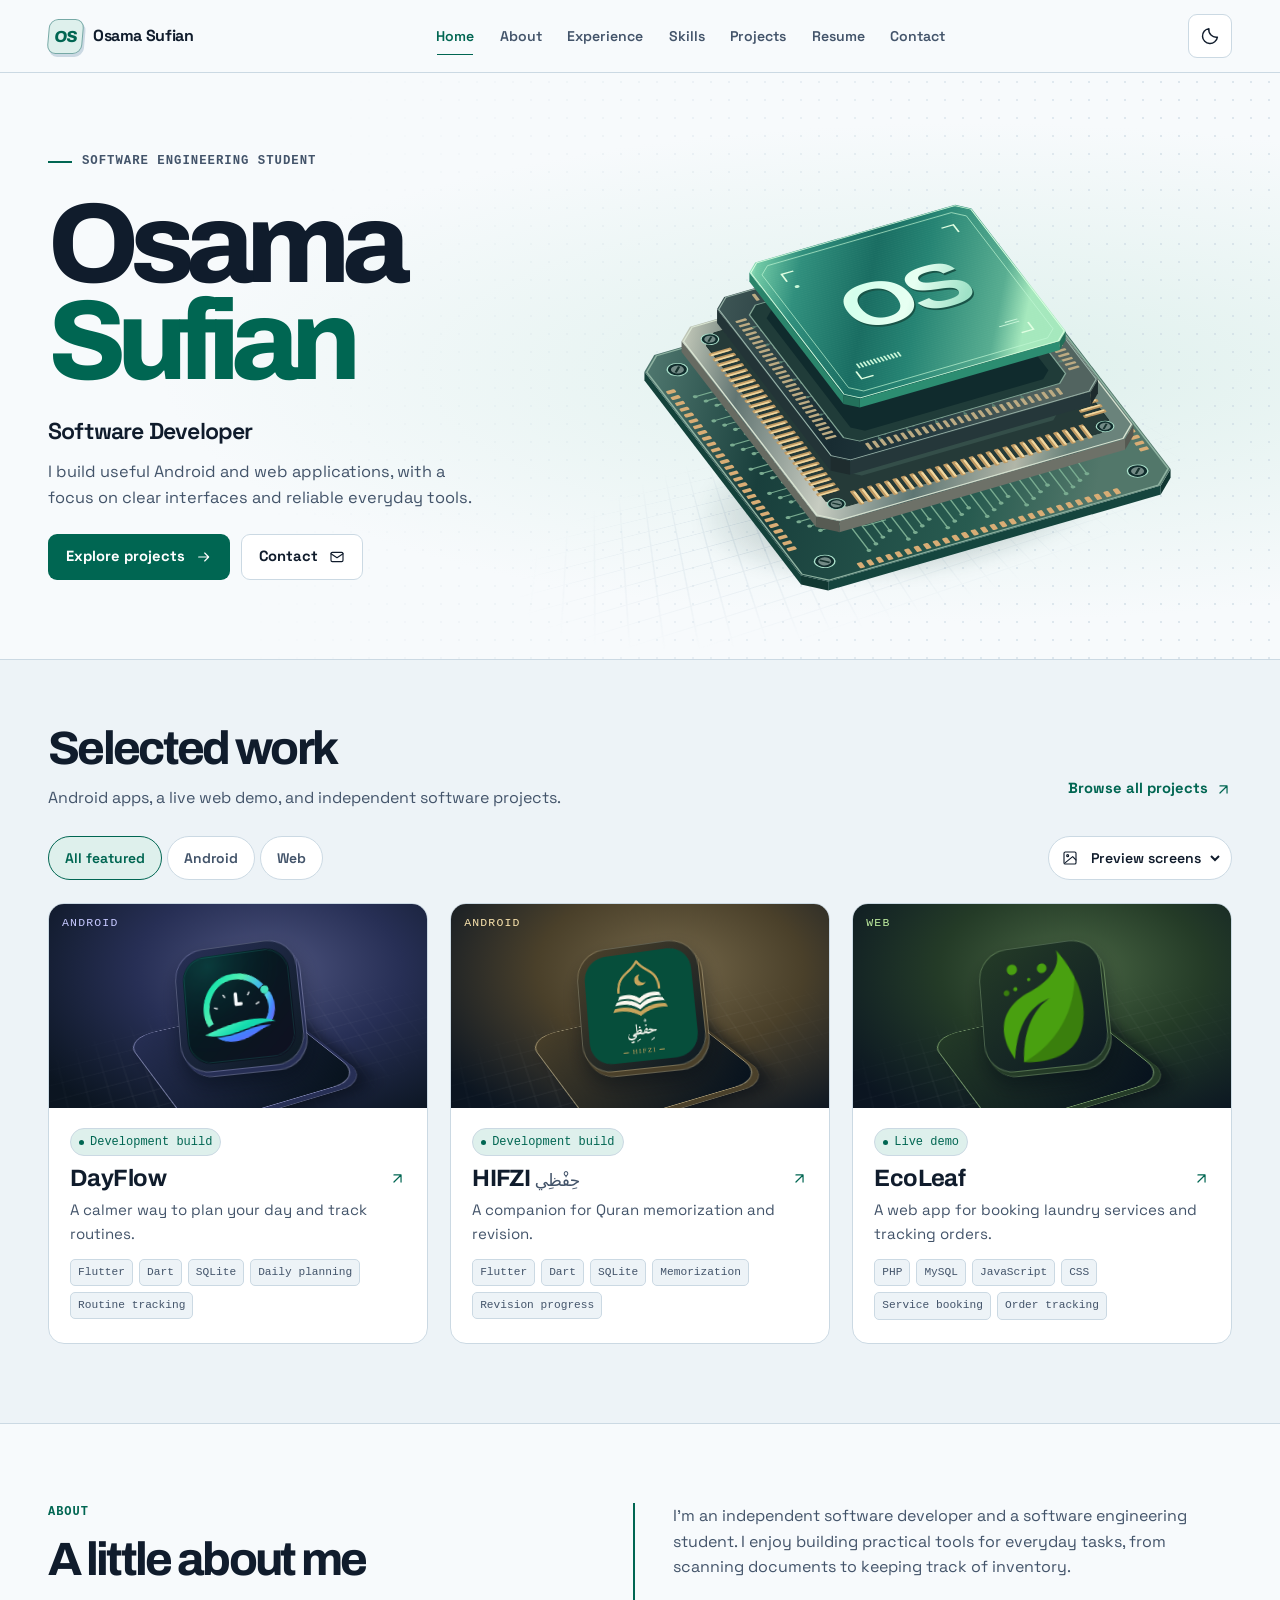
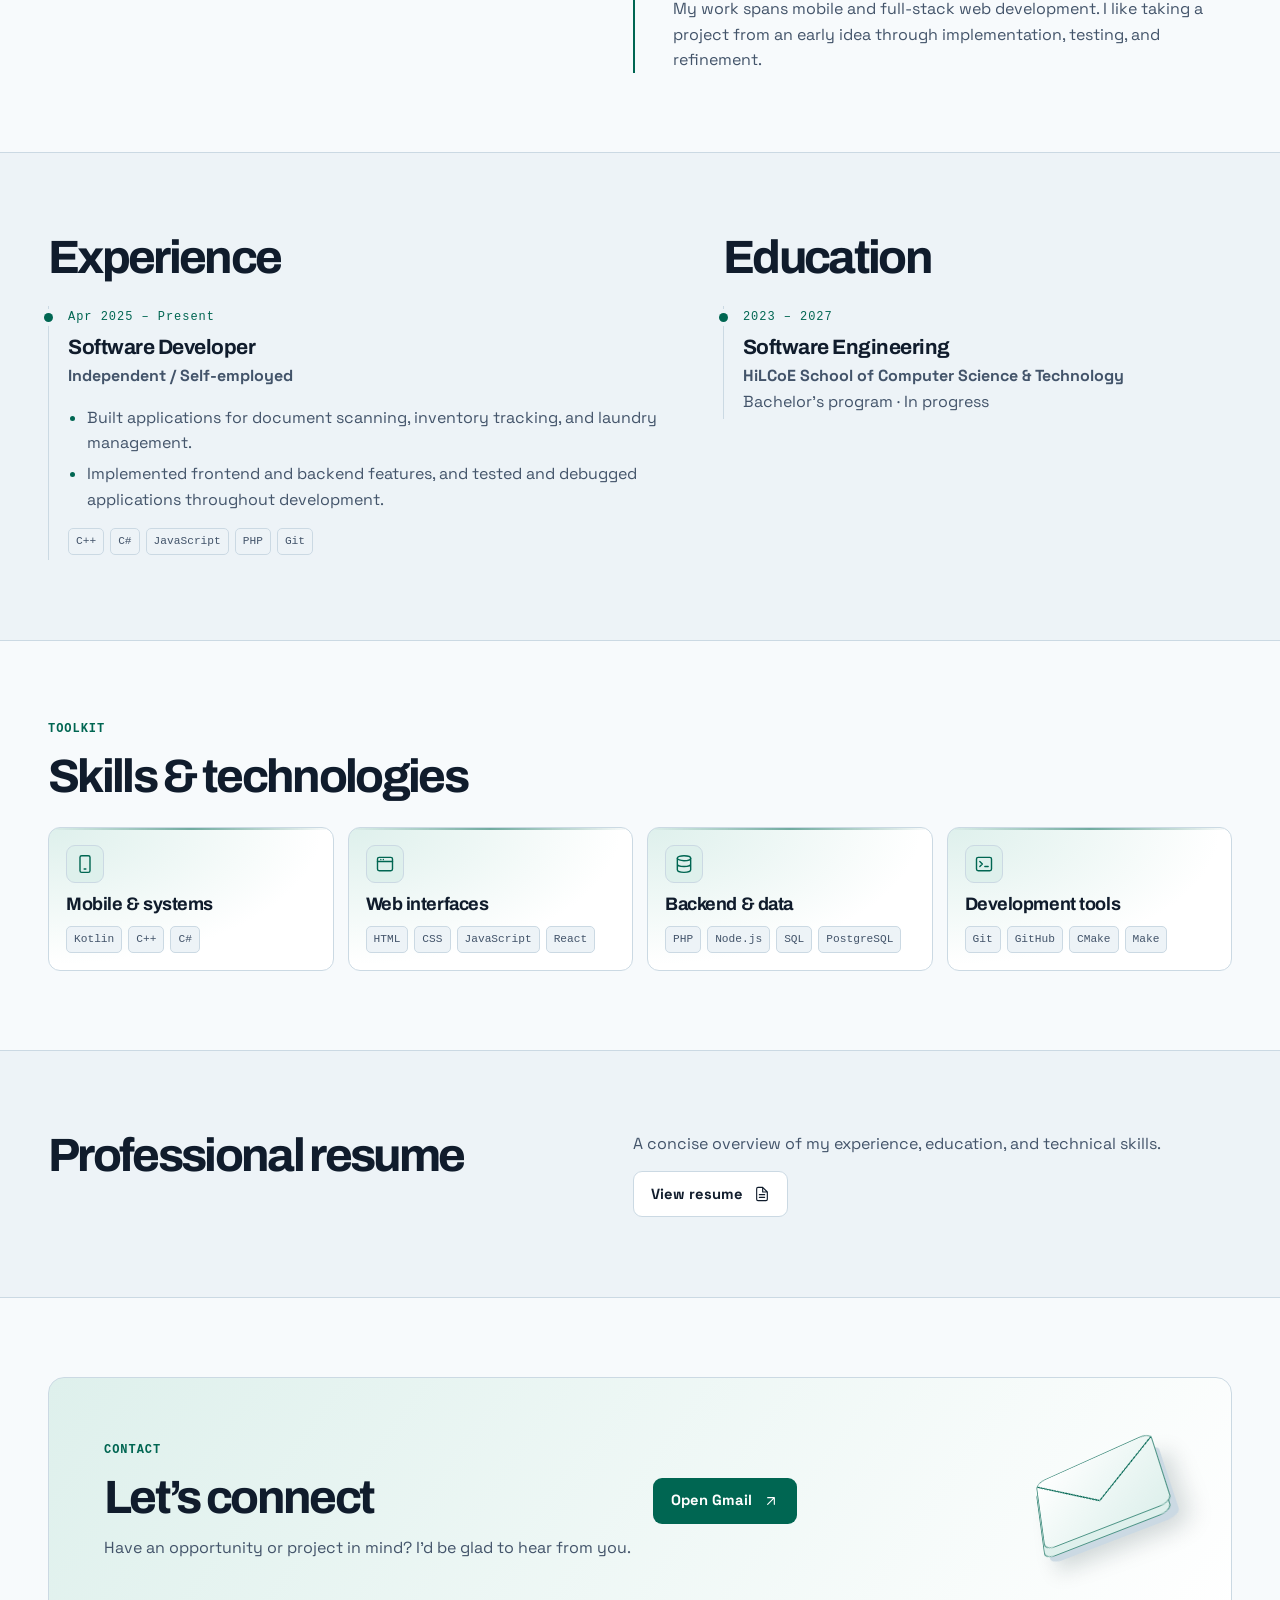
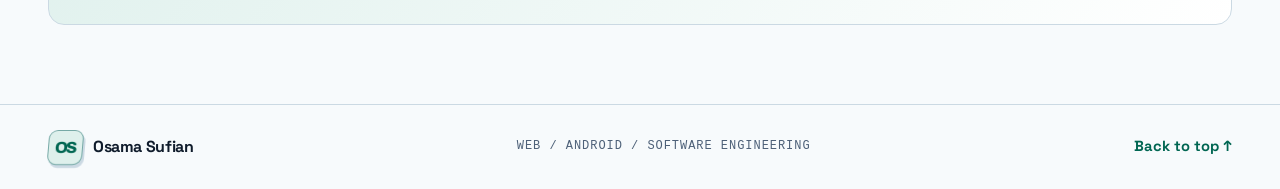
<file: index.html>
<!doctype html><html lang="en"><head><meta charset="utf-8"><meta name="viewport" content="width=device-width,initial-scale=1"><meta name="color-scheme" content="dark light"><title>Osama Sufian — Software Developer</title><meta name="description" content="I build useful Android and web applications, with a focus on clear interfaces and reliable everyday tools.">
  <meta property="og:type" content="website"><meta property="og:title" content="Osama Sufian — Software Developer"><meta property="og:description" content="I build useful Android and web applications, with a focus on clear interfaces and reliable everyday tools."><link rel="canonical" href="https://osiosi44.github.io/"><meta property="og:url" content="https://osiosi44.github.io/"><meta property="og:image" content="https://osiosi44.github.io/images/social.png"><meta property="og:image:alt" content="Osama Sufian · Software Developer"><meta name="twitter:card" content="summary_large_image">
  <link rel="icon" type="image/svg+xml" href="/images/mark.svg"><script src="/theme.js"></script><script src="/transitions.js"></script><link rel="stylesheet" href="/styles.css"><script src="/app.js" defer></script><script type="module" src="/scene.js"></script></head>
  <body><a class="skip" href="#main">Skip to content</a><header class="site-header"><div class="shell topbar"><a class="brand" href="/"><span class="brand-mark" aria-hidden="true">OS</span><span>Osama Sufian</span></a><nav id="main-nav" aria-label="Main navigation"><a href="/" data-section-link="home" aria-current="page">Home</a><a href="/#about" data-section-link="about">About</a><a href="/#experience" data-section-link="experience">Experience</a><a href="/#skills" data-section-link="skills">Skills</a><a href="/projects/" data-section-link="projects">Projects</a><a href="/resume/" data-section-link="resume">Resume</a><a href="/#contact" data-section-link="contact">Contact</a></nav><div class="header-actions"><button class="icon-button theme-button" type="button" data-theme-toggle aria-label="Toggle color theme"><svg aria-hidden="true" width="20" height="20" viewBox="0 0 24 24" fill="none" stroke="currentColor" stroke-width="1.7" stroke-linecap="round" stroke-linejoin="round"><circle cx="12" cy="12" r="4"/><path d="M12 2v2m0 16v2M2 12h2m16 0h2M5 5l1.5 1.5m11 11L19 19m0-14-1.5 1.5m-11 11L5 19"/></svg><svg aria-hidden="true" width="20" height="20" viewBox="0 0 24 24" fill="none" stroke="currentColor" stroke-width="1.7" stroke-linecap="round" stroke-linejoin="round"><path d="M20.9 13.35A9 9 0 0 1 10.65 3.1 9 9 0 1 0 20.9 13.35Z"/></svg></button><button class="icon-button menu-button" type="button" data-menu-toggle aria-controls="main-nav" aria-expanded="false" aria-label="Open menu"><svg aria-hidden="true" width="20" height="20" viewBox="0 0 24 24" fill="none" stroke="currentColor" stroke-width="1.7" stroke-linecap="round" stroke-linejoin="round"><path d="M4 6h16M4 12h16M4 18h16"/></svg><svg aria-hidden="true" width="20" height="20" viewBox="0 0 24 24" fill="none" stroke="currentColor" stroke-width="1.7" stroke-linecap="round" stroke-linejoin="round"><path d="m6 6 12 12M6 18 18 6"/></svg></button></div></div></header>
  <main id="main" tabindex="-1"><section class="hero" id="home"><div class="shell hero-grid"><div class="hero-copy">
    <p class="eyebrow hero-kicker"><span></span>Software engineering student</p><h1>Osama <span>Sufian</span></h1><p class="hero-role">Software Developer</p><p class="hero-intro">I build useful Android and web applications, with a focus on clear interfaces and reliable everyday tools.</p>
    <div class="button-row"><a class="button primary" href="#projects">Explore projects<svg aria-hidden="true" width="16" height="16" viewBox="0 0 24 24" fill="none" stroke="currentColor" stroke-width="1.7" stroke-linecap="round" stroke-linejoin="round"><path d="M4 12h15m-6-6 6 6-6 6"/></svg></a><a class="button secondary" href="#contact">Contact<svg aria-hidden="true" width="16" height="16" viewBox="0 0 24 24" fill="none" stroke="currentColor" stroke-width="1.7" stroke-linecap="round" stroke-linejoin="round"><rect x="3" y="5" width="18" height="14" rx="2"/><path d="m3 7 9 6 9-6"/></svg></a></div></div><div class="identity-scene" data-scene>
  <div class="scene-floor" aria-hidden="true"></div><div class="scene-shadow" aria-hidden="true"></div>
  <div id="identity-view" class="identity-view" aria-hidden="true"><img src="/images/identity/processor.svg" alt="" width="518" height="382" fetchpriority="high"><canvas width="518" height="382"></canvas></div>
  <button type="button" class="motion-toggle" data-motion-toggle aria-controls="identity-view" hidden>Pause motion</button>
</div></div></section>
    <section class="band projects-band" id="projects" aria-labelledby="work-title"><div class="shell"><div class="section-head"><div><h2 id="work-title">Selected work</h2><p>Android apps, a live web demo, and independent software projects.</p></div><a class="text-link all-link" href="/projects/">Browse all projects <svg aria-hidden="true" width="17" height="17" viewBox="0 0 24 24" fill="none" stroke="currentColor" stroke-width="1.7" stroke-linecap="round" stroke-linejoin="round"><path d="M7 17 17 7M7 7h10v10"/></svg></a></div><div data-project-browser><div class="project-controls"><div class="filters" role="group" aria-label="Project category"><button type="button" data-filter="all" aria-pressed="true">All featured</button><button type="button" data-filter="android" aria-pressed="false">Android</button><button type="button" data-filter="web" aria-pressed="false">Web</button></div><label class="preview-picker"><svg aria-hidden="true" width="16" height="16" viewBox="0 0 24 24" fill="none" stroke="currentColor" stroke-width="1.7" stroke-linecap="round" stroke-linejoin="round"><rect x="3" y="3" width="18" height="18" rx="2"/><circle cx="8.5" cy="8.5" r="1.5"/><path d="m21 15-5-5L5 19"/></svg><span class="sr-only">Preview project screens</span><select data-preview-select><option value="">Preview screens</option><option value="dayflow" data-category="android">DayFlow</option><option value="hifzi" data-category="android">HIFZI</option><option value="ecoleaf" data-category="web">EcoLeaf</option></select></label></div>
  <div data-preview-slot></div><template data-work-preview="dayflow"><div class="work-preview"><div><h3>DayFlow</h3><p>See how DayFlow separates the work you’re doing today from what’s coming up later in the week.</p><a class="text-link" href="/projects/dayflow/">Explore DayFlow <svg aria-hidden="true" width="15" height="15" viewBox="0 0 24 24" fill="none" stroke="currentColor" stroke-width="1.7" stroke-linecap="round" stroke-linejoin="round"><path d="M7 17 17 7M7 7h10v10"/></svg></a></div><div class="screen-studio art-violet" data-studio>
    <div class="device-stage phone-stage"><div class="device-shadow"></div><div class="device-frame">
      
      <img src="/images/projects/dayflow/today.webp" alt="DayFlow Today screen with sample tasks" loading="lazy" data-screen><img data-src="/images/projects/dayflow/upcoming.webp" alt="DayFlow Upcoming screen with a week view and sample agenda" loading="lazy" data-screen hidden>
    </div></div>
    <div class="screen-caption"><span aria-live="polite"><span data-screen-label>Focus on today</span><span data-screen-label hidden>Plan what comes next</span></span>
      <button class="screen-next" type="button" data-next-screen>Next screen <svg aria-hidden="true" width="15" height="15" viewBox="0 0 24 24" fill="none" stroke="currentColor" stroke-width="1.7" stroke-linecap="round" stroke-linejoin="round"><path d="M4 12h15m-6-6 6 6-6 6"/></svg></button></div></div><button type="button" class="icon-button preview-close" data-preview-close aria-label="Close project preview"><svg aria-hidden="true" width="16" height="16" viewBox="0 0 24 24" fill="none" stroke="currentColor" stroke-width="1.7" stroke-linecap="round" stroke-linejoin="round"><path d="m6 6 12 12M6 18 18 6"/></svg></button></div></template><template data-work-preview="hifzi"><div class="work-preview"><div><h3>HIFZI <bdi class="project-subtitle" lang="ar" dir="rtl">حِفْظِي</bdi></h3><p>See how HIFZI turns memorized passages into a daily revision routine.</p><a class="text-link" href="/projects/hifzi/">Explore HIFZI <svg aria-hidden="true" width="15" height="15" viewBox="0 0 24 24" fill="none" stroke="currentColor" stroke-width="1.7" stroke-linecap="round" stroke-linejoin="round"><path d="M7 17 17 7M7 7h10v10"/></svg></a></div><div class="screen-studio art-gold" data-studio>
    <div class="device-stage phone-stage"><div class="device-shadow"></div><div class="device-frame">
      
      <img src="/images/projects/hifzi/library.webp" alt="HIFZI memorization library with search and filters" loading="lazy" data-screen><img data-src="/images/projects/hifzi/home.webp" alt="HIFZI home screen showing daily review progress" loading="lazy" data-screen hidden>
    </div></div>
    <div class="screen-caption"><span aria-live="polite"><span data-screen-label>Find a passage</span><span data-screen-label hidden>Return for daily revision</span></span>
      <button class="screen-next" type="button" data-next-screen>Next screen <svg aria-hidden="true" width="15" height="15" viewBox="0 0 24 24" fill="none" stroke="currentColor" stroke-width="1.7" stroke-linecap="round" stroke-linejoin="round"><path d="M4 12h15m-6-6 6 6-6 6"/></svg></button></div></div><button type="button" class="icon-button preview-close" data-preview-close aria-label="Close project preview"><svg aria-hidden="true" width="16" height="16" viewBox="0 0 24 24" fill="none" stroke="currentColor" stroke-width="1.7" stroke-linecap="round" stroke-linejoin="round"><path d="m6 6 12 12M6 18 18 6"/></svg></button></div></template><template data-work-preview="ecoleaf"><div class="work-preview"><div><h3>EcoLeaf</h3><p>EcoLeaf lets customers browse laundry services, schedule pickups, and track their orders.</p><a class="text-link" href="/projects/ecoleaf/">Explore EcoLeaf <svg aria-hidden="true" width="15" height="15" viewBox="0 0 24 24" fill="none" stroke="currentColor" stroke-width="1.7" stroke-linecap="round" stroke-linejoin="round"><path d="M7 17 17 7M7 7h10v10"/></svg></a></div><div class="screen-studio art-green" data-studio>
    <div class="device-stage browser-stage"><div class="device-shadow"></div><div class="device-frame">
      <div class="browser-bar" aria-hidden="true"><i></i><i></i><i></i></div>
      <img src="/images/projects/ecoleaf/home.webp" alt="Updated EcoLeaf homepage with its pickup booking button and 3D washing machine" loading="lazy" data-screen>
    </div></div>
    <div class="screen-caption"><span aria-live="polite"><span data-screen-label>EcoLeaf homepage</span></span>
      </div></div><button type="button" class="icon-button preview-close" data-preview-close aria-label="Close project preview"><svg aria-hidden="true" width="16" height="16" viewBox="0 0 24 24" fill="none" stroke="currentColor" stroke-width="1.7" stroke-linecap="round" stroke-linejoin="round"><path d="m6 6 12 12M6 18 18 6"/></svg></button></div></template>
  <p class="sr-only" data-result-count role="status"></p><div class="project-grid"><article class="project-card" data-project data-tilt data-category="android" data-search="DayFlow  Flutter Dart SQLite">
    <a class="card-link" href="/projects/dayflow/"><div class="project-art art-violet" aria-hidden="true"><span class="art-index">ANDROID</span><span class="chip-seat"></span><span class="project-emblem" data-project-art="dayflow"><img src="/images/projects/dayflow/icon.png" alt="" width="192" height="192"></span></div><div class="card-body"><div class="card-meta"><span class="sr-only">Android · </span><span class="status"><i></i>Development build</span></div><h3><span>DayFlow</span><svg aria-hidden="true" width="17" height="17" viewBox="0 0 24 24" fill="none" stroke="currentColor" stroke-width="1.7" stroke-linecap="round" stroke-linejoin="round"><path d="M7 17 17 7M7 7h10v10"/></svg></h3><p>A calmer way to plan your day and track routines.</p><ul class="tag-list"><li>Flutter</li><li>Dart</li><li>SQLite</li><li>Daily planning</li><li>Routine tracking</li></ul></div></a>
  </article><article class="project-card" data-project data-tilt data-category="android" data-search="HIFZI حِفْظِي Flutter Dart SQLite">
    <a class="card-link" href="/projects/hifzi/"><div class="project-art art-gold" aria-hidden="true"><span class="art-index">ANDROID</span><span class="chip-seat"></span><span class="project-emblem" data-project-art="hifzi"><img src="/images/projects/hifzi/icon.png" alt="" width="192" height="192"></span></div><div class="card-body"><div class="card-meta"><span class="sr-only">Android · </span><span class="status"><i></i>Development build</span></div><h3><span>HIFZI <bdi class="project-subtitle" lang="ar" dir="rtl">حِفْظِي</bdi></span><svg aria-hidden="true" width="17" height="17" viewBox="0 0 24 24" fill="none" stroke="currentColor" stroke-width="1.7" stroke-linecap="round" stroke-linejoin="round"><path d="M7 17 17 7M7 7h10v10"/></svg></h3><p>A companion for Quran memorization and revision.</p><ul class="tag-list"><li>Flutter</li><li>Dart</li><li>SQLite</li><li>Memorization</li><li>Revision progress</li></ul></div></a>
  </article><article class="project-card" data-project data-tilt data-category="web" data-search="EcoLeaf  PHP MySQL JavaScript CSS">
    <a class="card-link" href="/projects/ecoleaf/"><div class="project-art art-green" aria-hidden="true"><span class="art-index">WEB</span><span class="chip-seat"></span><span class="project-emblem" data-project-art="ecoleaf"><img src="/images/projects/ecoleaf/icon.png" alt="" width="192" height="192"></span></div><div class="card-body"><div class="card-meta"><span class="sr-only">Web · </span><span class="status"><i></i>Live demo</span></div><h3><span>EcoLeaf</span><svg aria-hidden="true" width="17" height="17" viewBox="0 0 24 24" fill="none" stroke="currentColor" stroke-width="1.7" stroke-linecap="round" stroke-linejoin="round"><path d="M7 17 17 7M7 7h10v10"/></svg></h3><p>A web app for booking laundry services and tracking orders.</p><ul class="tag-list"><li>PHP</li><li>MySQL</li><li>JavaScript</li><li>CSS</li><li>Service booking</li><li>Order tracking</li></ul></div></a>
  </article></div><p class="empty" data-project-empty hidden>No projects match. Try another category or search term.</p></div></div></section>
    <section class="band" id="about" aria-labelledby="about-title"><div class="shell split"><div><p class="eyebrow">About</p><h2 id="about-title">A little about me</h2></div><div class="prose"><p>I’m an independent software developer and a software engineering student. I enjoy building practical tools for everyday tasks, from scanning documents to keeping track of inventory.</p><p>My work spans mobile and full-stack web development. I like taking a project from an early idea through implementation, testing, and refinement.</p></div></div></section>
    <section class="band muted-band" id="experience" aria-labelledby="experience-title"><div class="shell experience-grid"><div><h2 id="experience-title">Experience</h2><article class="timeline-entry"><p class="mono period">Apr 2025 – Present</p><h3>Software Developer</h3><p class="employer">Independent / Self-employed</p><ul class="bullet-list"><li>Built applications for document scanning, inventory tracking, and laundry management.</li><li>Implemented frontend and backend features, and tested and debugged applications throughout development.</li></ul><ul class="tag-list"><li>C++</li><li>C#</li><li>JavaScript</li><li>PHP</li><li>Git</li></ul></article></div><div id="education"><h2 id="education-title">Education</h2><article class="timeline-entry"><p class="mono period">2023 – 2027</p><h3>Software Engineering</h3><p class="employer">HiLCoE School of Computer Science &amp; Technology</p><p>Bachelor’s program · In progress</p></article></div></div></section>
    <section class="band" id="skills" aria-labelledby="skills-title"><div class="shell"><p class="eyebrow">Toolkit</p><h2 id="skills-title">Skills & technologies</h2><div class="skills-grid"><article class="skill-card"><span class="project-logo"><svg aria-hidden="true" width="20" height="20" viewBox="0 0 24 24" fill="none" stroke="currentColor" stroke-width="1.7" stroke-linecap="round" stroke-linejoin="round"><rect x="6" y="2" width="12" height="20" rx="2"/><path d="M11 18h2"/></svg></span><h3>Mobile &amp; systems</h3><ul class="tag-list"><li>Kotlin</li><li>C++</li><li>C#</li></ul></article><article class="skill-card"><span class="project-logo"><svg aria-hidden="true" width="20" height="20" viewBox="0 0 24 24" fill="none" stroke="currentColor" stroke-width="1.7" stroke-linecap="round" stroke-linejoin="round"><rect x="3" y="4" width="18" height="16" rx="2"/><path d="M3 9h18m-14-2.5h.01m3 0h.01"/></svg></span><h3>Web interfaces</h3><ul class="tag-list"><li>HTML</li><li>CSS</li><li>JavaScript</li><li>React</li></ul></article><article class="skill-card"><span class="project-logo"><svg aria-hidden="true" width="20" height="20" viewBox="0 0 24 24" fill="none" stroke="currentColor" stroke-width="1.7" stroke-linecap="round" stroke-linejoin="round"><ellipse cx="12" cy="5" rx="8" ry="3"/><path d="M4 5v14c0 4 16 4 16 0V5M4 12c0 4 16 4 16 0"/></svg></span><h3>Backend &amp; data</h3><ul class="tag-list"><li>PHP</li><li>Node.js</li><li>SQL</li><li>PostgreSQL</li></ul></article><article class="skill-card"><span class="project-logo"><svg aria-hidden="true" width="20" height="20" viewBox="0 0 24 24" fill="none" stroke="currentColor" stroke-width="1.7" stroke-linecap="round" stroke-linejoin="round"><rect x="3" y="4" width="18" height="16" rx="2"/><path d="m7 9 3 3-3 3m6 0h4"/></svg></span><h3>Development tools</h3><ul class="tag-list"><li>Git</li><li>GitHub</li><li>CMake</li><li>Make</li></ul></article></div></div></section>
    <section class="band muted-band" id="resume" aria-labelledby="resume-title"><div class="shell split"><div><h2 id="resume-title">Professional resume</h2></div><div class="prose"><p>A concise overview of my experience, education, and technical skills.</p><div class="button-row"><a class="button secondary" href="/resume/">View resume<svg aria-hidden="true" width="16" height="16" viewBox="0 0 24 24" fill="none" stroke="currentColor" stroke-width="1.7" stroke-linecap="round" stroke-linejoin="round"><path d="M13 2H6a2 2 0 0 0-2 2v16a2 2 0 0 0 2 2h12a2 2 0 0 0 2-2V9zm0 0v7h7M8 13h8m-8 4h8"/></svg></a></div></div></div></section>
    <section class="band" id="contact" aria-labelledby="contact-title"><div class="shell contact-panel"><div class="contact-object" aria-hidden="true"><span></span><i></i></div><div><p class="eyebrow">Contact</p><h2 id="contact-title">Let’s connect</h2><p>Have an opportunity or project in mind? I’d be glad to hear from you.</p></div><div class="button-row"><a class="button primary" href="https://mail.google.com/mail/?view=cm&amp;fs=1&amp;to=osamasufian16%40gmail.com" target="_blank" rel="noopener noreferrer">Open Gmail<span class="sr-only"> (opens in a new tab)</span><svg aria-hidden="true" width="16" height="16" viewBox="0 0 24 24" fill="none" stroke="currentColor" stroke-width="1.7" stroke-linecap="round" stroke-linejoin="round"><path d="M7 17 17 7M7 7h10v10"/></svg></a></div></div></section></main><footer class="site-footer"><div class="shell footer-inner"><a class="brand" href="/"><span class="brand-mark" aria-hidden="true">OS</span><span>Osama Sufian</span></a><span class="mono">WEB / ANDROID / SOFTWARE ENGINEERING</span><a class="text-link" href="#home">Back to top ↑</a></div></footer></body></html>
</file>
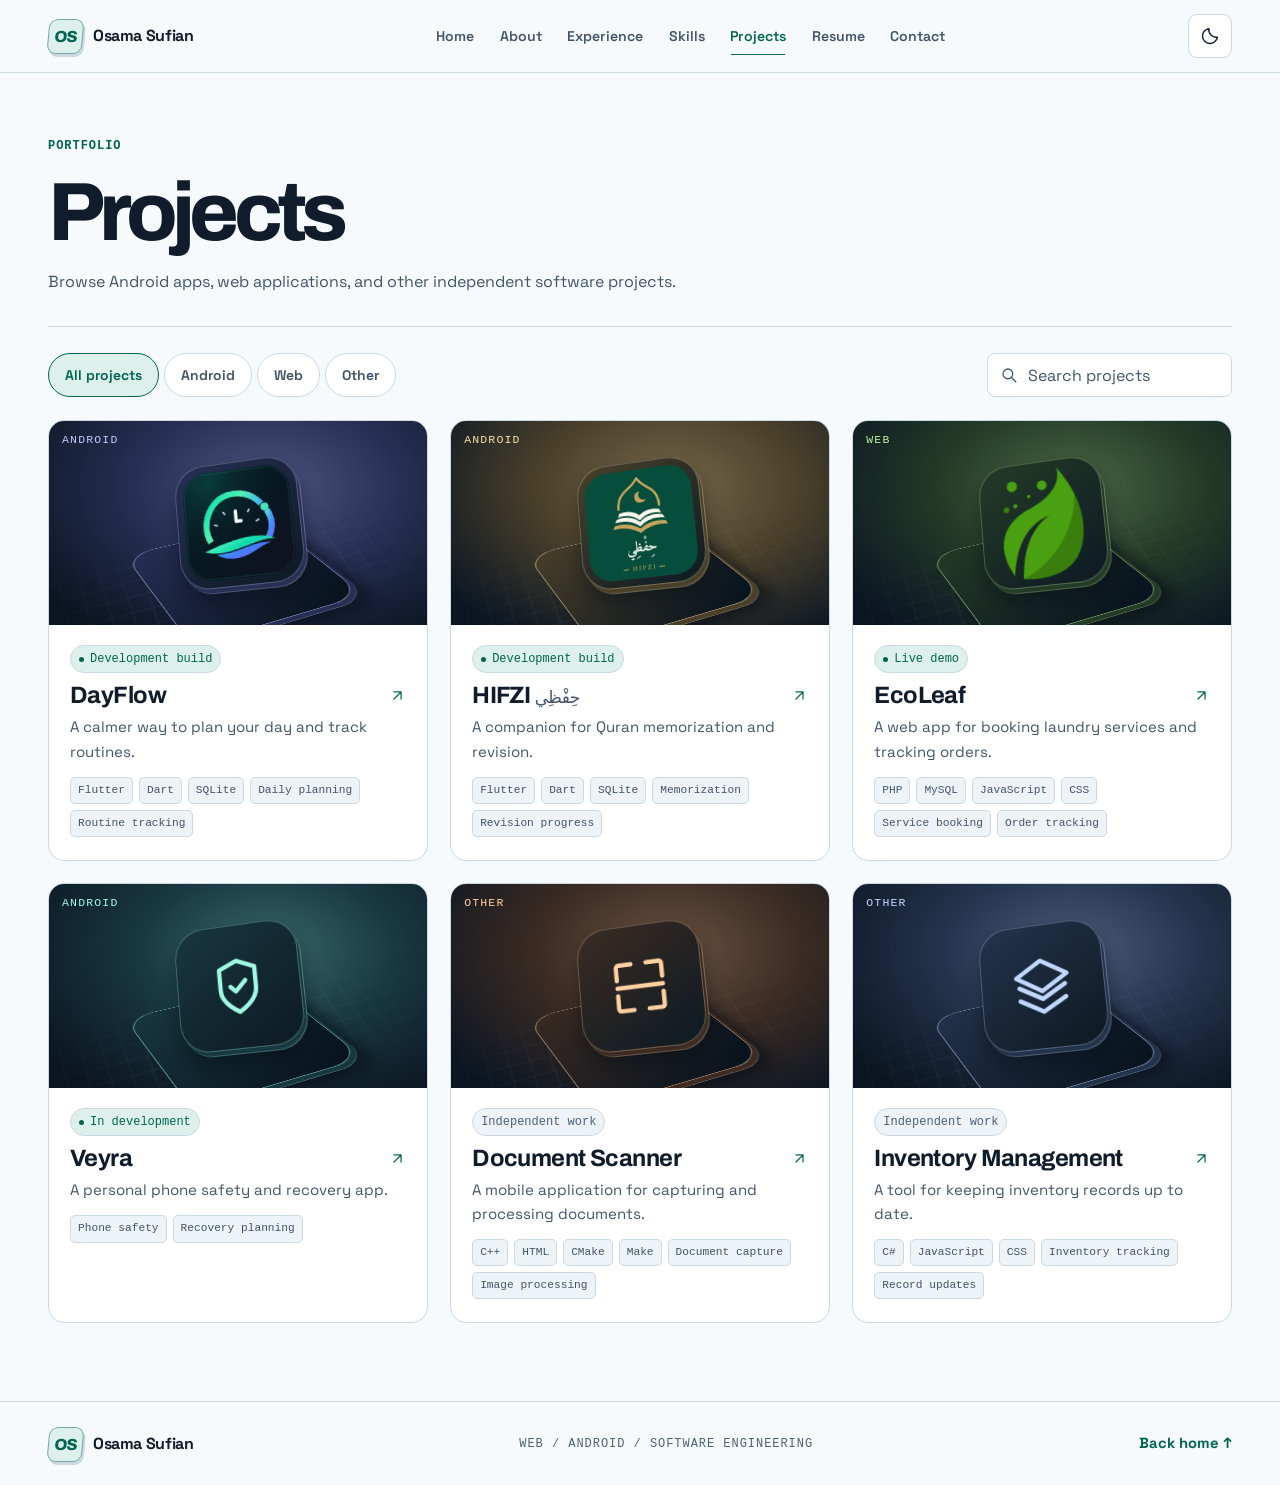
<file: projects/index.html>
<!doctype html><html lang="en"><head><meta charset="utf-8"><meta name="viewport" content="width=device-width,initial-scale=1"><meta name="color-scheme" content="dark light"><title>Projects | Osama Sufian</title><meta name="description" content="Explore Android apps, live web demos, and independent software.">
  <meta property="og:type" content="website"><meta property="og:title" content="Projects | Osama Sufian"><meta property="og:description" content="Explore Android apps, live web demos, and independent software."><link rel="canonical" href="https://osiosi44.github.io/projects/"><meta property="og:url" content="https://osiosi44.github.io/projects/"><meta property="og:image" content="https://osiosi44.github.io/images/social.png"><meta property="og:image:alt" content="Osama Sufian · Software Developer"><meta name="twitter:card" content="summary_large_image">
  <link rel="icon" type="image/svg+xml" href="/images/mark.svg"><script src="/theme.js"></script><script src="/transitions.js"></script><link rel="stylesheet" href="/styles.css"><script src="/app.js" defer></script></head>
  <body><a class="skip" href="#main">Skip to content</a><header class="site-header"><div class="shell topbar"><a class="brand" href="/"><span class="brand-mark" aria-hidden="true">OS</span><span>Osama Sufian</span></a><nav id="main-nav" aria-label="Main navigation"><a href="/">Home</a><a href="/#about">About</a><a href="/#experience">Experience</a><a href="/#skills">Skills</a><a href="/projects/" aria-current="page">Projects</a><a href="/resume/">Resume</a><a href="/#contact">Contact</a></nav><div class="header-actions"><button class="icon-button theme-button" type="button" data-theme-toggle aria-label="Toggle color theme"><svg aria-hidden="true" width="20" height="20" viewBox="0 0 24 24" fill="none" stroke="currentColor" stroke-width="1.7" stroke-linecap="round" stroke-linejoin="round"><circle cx="12" cy="12" r="4"/><path d="M12 2v2m0 16v2M2 12h2m16 0h2M5 5l1.5 1.5m11 11L19 19m0-14-1.5 1.5m-11 11L5 19"/></svg><svg aria-hidden="true" width="20" height="20" viewBox="0 0 24 24" fill="none" stroke="currentColor" stroke-width="1.7" stroke-linecap="round" stroke-linejoin="round"><path d="M20.9 13.35A9 9 0 0 1 10.65 3.1 9 9 0 1 0 20.9 13.35Z"/></svg></button><button class="icon-button menu-button" type="button" data-menu-toggle aria-controls="main-nav" aria-expanded="false" aria-label="Open menu"><svg aria-hidden="true" width="20" height="20" viewBox="0 0 24 24" fill="none" stroke="currentColor" stroke-width="1.7" stroke-linecap="round" stroke-linejoin="round"><path d="M4 6h16M4 12h16M4 18h16"/></svg><svg aria-hidden="true" width="20" height="20" viewBox="0 0 24 24" fill="none" stroke="currentColor" stroke-width="1.7" stroke-linecap="round" stroke-linejoin="round"><path d="m6 6 12 12M6 18 18 6"/></svg></button></div></div></header>
  <main id="main" tabindex="-1"><section class="inner-hero shell"><p class="eyebrow">Portfolio</p><h1>Projects</h1><p>Browse Android apps, web applications, and other independent software projects.</p></section><section class="shell listing" aria-label="Browse projects"><div data-project-browser><div class="project-controls"><div class="filters" role="group" aria-label="Project category"><button type="button" data-filter="all" aria-pressed="true">All projects</button><button type="button" data-filter="android" aria-pressed="false">Android</button><button type="button" data-filter="web" aria-pressed="false">Web</button><button type="button" data-filter="other" aria-pressed="false">Other</button></div><label class="search"><svg aria-hidden="true" width="18" height="18" viewBox="0 0 24 24" fill="none" stroke="currentColor" stroke-width="1.7" stroke-linecap="round" stroke-linejoin="round"><circle cx="10.5" cy="10.5" r="6.5"/><path d="m16 16 5 5"/></svg><span class="sr-only">Search projects by name or technology</span><input data-search-input type="search" placeholder="Search projects" autocomplete="off"></label></div>
  
  <p class="sr-only" data-result-count role="status"></p><div class="project-grid"><article class="project-card" data-project data-tilt data-category="android" data-search="DayFlow  Flutter Dart SQLite">
    <a class="card-link" href="/projects/dayflow/"><div class="project-art art-violet" aria-hidden="true"><span class="art-index">ANDROID</span><span class="chip-seat"></span><span class="project-emblem" data-project-art="dayflow"><img src="/images/projects/dayflow/icon.png" alt="" width="192" height="192"></span></div><div class="card-body"><div class="card-meta"><span class="sr-only">Android · </span><span class="status"><i></i>Development build</span></div><h3><span>DayFlow</span><svg aria-hidden="true" width="17" height="17" viewBox="0 0 24 24" fill="none" stroke="currentColor" stroke-width="1.7" stroke-linecap="round" stroke-linejoin="round"><path d="M7 17 17 7M7 7h10v10"/></svg></h3><p>A calmer way to plan your day and track routines.</p><ul class="tag-list"><li>Flutter</li><li>Dart</li><li>SQLite</li><li>Daily planning</li><li>Routine tracking</li></ul></div></a>
  </article><article class="project-card" data-project data-tilt data-category="android" data-search="HIFZI حِفْظِي Flutter Dart SQLite">
    <a class="card-link" href="/projects/hifzi/"><div class="project-art art-gold" aria-hidden="true"><span class="art-index">ANDROID</span><span class="chip-seat"></span><span class="project-emblem" data-project-art="hifzi"><img src="/images/projects/hifzi/icon.png" alt="" width="192" height="192"></span></div><div class="card-body"><div class="card-meta"><span class="sr-only">Android · </span><span class="status"><i></i>Development build</span></div><h3><span>HIFZI <bdi class="project-subtitle" lang="ar" dir="rtl">حِفْظِي</bdi></span><svg aria-hidden="true" width="17" height="17" viewBox="0 0 24 24" fill="none" stroke="currentColor" stroke-width="1.7" stroke-linecap="round" stroke-linejoin="round"><path d="M7 17 17 7M7 7h10v10"/></svg></h3><p>A companion for Quran memorization and revision.</p><ul class="tag-list"><li>Flutter</li><li>Dart</li><li>SQLite</li><li>Memorization</li><li>Revision progress</li></ul></div></a>
  </article><article class="project-card" data-project data-tilt data-category="web" data-search="EcoLeaf  PHP MySQL JavaScript CSS">
    <a class="card-link" href="/projects/ecoleaf/"><div class="project-art art-green" aria-hidden="true"><span class="art-index">WEB</span><span class="chip-seat"></span><span class="project-emblem" data-project-art="ecoleaf"><img src="/images/projects/ecoleaf/icon.png" alt="" width="192" height="192"></span></div><div class="card-body"><div class="card-meta"><span class="sr-only">Web · </span><span class="status"><i></i>Live demo</span></div><h3><span>EcoLeaf</span><svg aria-hidden="true" width="17" height="17" viewBox="0 0 24 24" fill="none" stroke="currentColor" stroke-width="1.7" stroke-linecap="round" stroke-linejoin="round"><path d="M7 17 17 7M7 7h10v10"/></svg></h3><p>A web app for booking laundry services and tracking orders.</p><ul class="tag-list"><li>PHP</li><li>MySQL</li><li>JavaScript</li><li>CSS</li><li>Service booking</li><li>Order tracking</li></ul></div></a>
  </article><article class="project-card" data-project data-tilt data-category="android" data-search="Veyra ">
    <a class="card-link" href="/projects/veyra/"><div class="project-art art-teal" aria-hidden="true"><span class="art-index">ANDROID</span><span class="chip-seat"></span><span class="project-emblem" data-project-art="veyra"><svg aria-hidden="true" width="58" height="58" viewBox="0 0 24 24" fill="none" stroke="currentColor" stroke-width="1.7" stroke-linecap="round" stroke-linejoin="round"><path d="M12 22s7-3.5 7-9V5l-7-3-7 3v8c0 5.5 7 9 7 9Z"/><path d="m9 12 2 2 4-4"/></svg></span></div><div class="card-body"><div class="card-meta"><span class="sr-only">Android · </span><span class="status"><i></i>In development</span></div><h3><span>Veyra</span><svg aria-hidden="true" width="17" height="17" viewBox="0 0 24 24" fill="none" stroke="currentColor" stroke-width="1.7" stroke-linecap="round" stroke-linejoin="round"><path d="M7 17 17 7M7 7h10v10"/></svg></h3><p>A personal phone safety and recovery app.</p><ul class="tag-list"><li>Phone safety</li><li>Recovery planning</li></ul></div></a>
  </article><article class="project-card" data-project data-tilt data-category="other" data-search="Document Scanner  C++ HTML CMake Make">
    <a class="card-link" href="/projects/document-scanner/"><div class="project-art art-amber" aria-hidden="true"><span class="art-index">OTHER</span><span class="chip-seat"></span><span class="project-emblem" data-project-art="document-scanner"><svg aria-hidden="true" width="58" height="58" viewBox="0 0 24 24" fill="none" stroke="currentColor" stroke-width="1.7" stroke-linecap="round" stroke-linejoin="round"><path d="M9 3H4a1 1 0 0 0-1 1v5m12-6h5a1 1 0 0 1 1 1v5m0 6v5a1 1 0 0 1-1 1h-5m-6 0H4a1 1 0 0 1-1-1v-5m0-3h18"/></svg></span></div><div class="card-body"><div class="card-meta"><span class="sr-only">Other · </span><span class="status neutral">Independent work</span></div><h3><span>Document Scanner</span><svg aria-hidden="true" width="17" height="17" viewBox="0 0 24 24" fill="none" stroke="currentColor" stroke-width="1.7" stroke-linecap="round" stroke-linejoin="round"><path d="M7 17 17 7M7 7h10v10"/></svg></h3><p>A mobile application for capturing and processing documents.</p><ul class="tag-list"><li>C++</li><li>HTML</li><li>CMake</li><li>Make</li><li>Document capture</li><li>Image processing</li></ul></div></a>
  </article><article class="project-card" data-project data-tilt data-category="other" data-search="Inventory Management  C# JavaScript CSS">
    <a class="card-link" href="/projects/inventory-management/"><div class="project-art art-blue" aria-hidden="true"><span class="art-index">OTHER</span><span class="chip-seat"></span><span class="project-emblem" data-project-art="inventory-management"><svg aria-hidden="true" width="58" height="58" viewBox="0 0 24 24" fill="none" stroke="currentColor" stroke-width="1.7" stroke-linecap="round" stroke-linejoin="round"><path d="m12 2 10 6-10 6L2 8Zm-9 10 9 5 9-5m-18 5 9 5 9-5"/></svg></span></div><div class="card-body"><div class="card-meta"><span class="sr-only">Other · </span><span class="status neutral">Independent work</span></div><h3><span>Inventory Management</span><svg aria-hidden="true" width="17" height="17" viewBox="0 0 24 24" fill="none" stroke="currentColor" stroke-width="1.7" stroke-linecap="round" stroke-linejoin="round"><path d="M7 17 17 7M7 7h10v10"/></svg></h3><p>A tool for keeping inventory records up to date.</p><ul class="tag-list"><li>C#</li><li>JavaScript</li><li>CSS</li><li>Inventory tracking</li><li>Record updates</li></ul></div></a>
  </article></div><p class="empty" data-project-empty hidden>No projects match. Try another category or search term.</p></div></section></main><footer class="site-footer"><div class="shell footer-inner"><a class="brand" href="/"><span class="brand-mark" aria-hidden="true">OS</span><span>Osama Sufian</span></a><span class="mono">WEB / ANDROID / SOFTWARE ENGINEERING</span><a class="text-link" href="/">Back home ↑</a></div></footer></body></html>
</file>
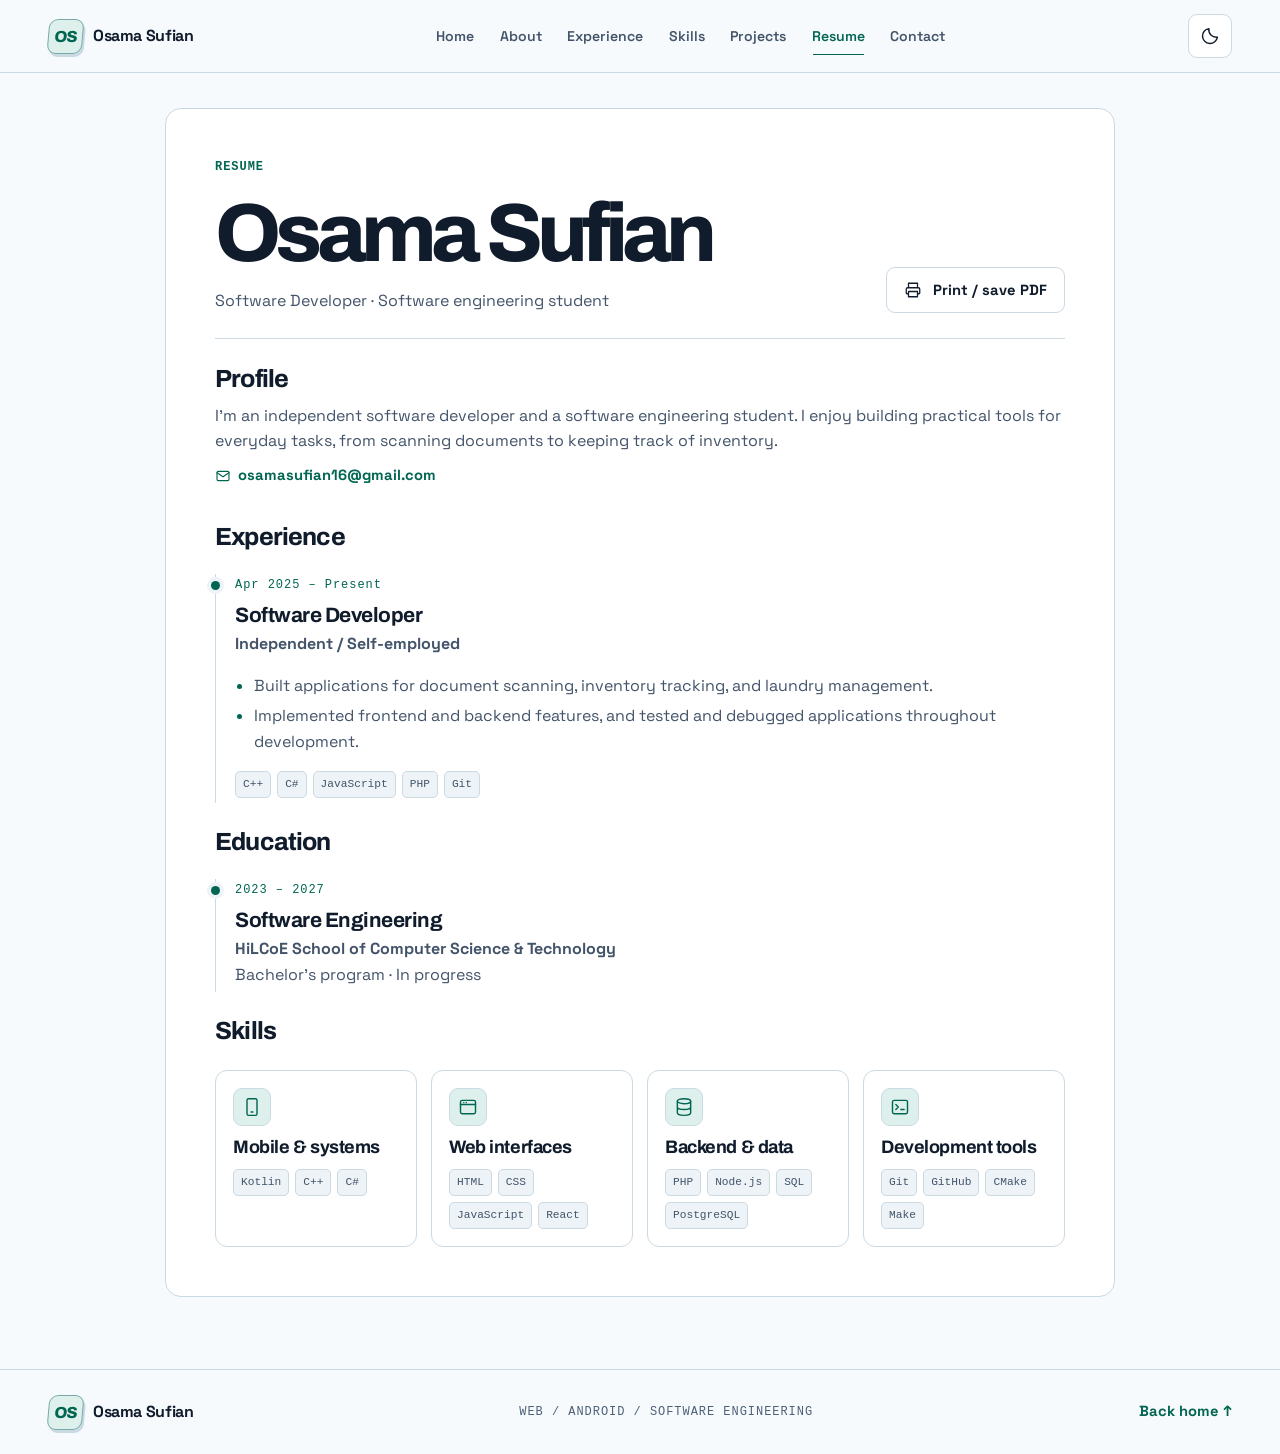
<file: resume/index.html>
<!doctype html><html lang="en"><head><meta charset="utf-8"><meta name="viewport" content="width=device-width,initial-scale=1"><meta name="color-scheme" content="dark light"><title>Resume | Osama Sufian</title><meta name="description" content="Professional resume for Osama Sufian.">
  <meta property="og:type" content="website"><meta property="og:title" content="Resume | Osama Sufian"><meta property="og:description" content="Professional resume for Osama Sufian."><link rel="canonical" href="https://osiosi44.github.io/resume/"><meta property="og:url" content="https://osiosi44.github.io/resume/"><meta property="og:image" content="https://osiosi44.github.io/images/social.png"><meta property="og:image:alt" content="Osama Sufian · Software Developer"><meta name="twitter:card" content="summary_large_image">
  <link rel="icon" type="image/svg+xml" href="/images/mark.svg"><script src="/theme.js"></script><script src="/transitions.js"></script><link rel="stylesheet" href="/styles.css"><script src="/app.js" defer></script></head>
  <body><a class="skip" href="#main">Skip to content</a><header class="site-header"><div class="shell topbar"><a class="brand" href="/"><span class="brand-mark" aria-hidden="true">OS</span><span>Osama Sufian</span></a><nav id="main-nav" aria-label="Main navigation"><a href="/">Home</a><a href="/#about">About</a><a href="/#experience">Experience</a><a href="/#skills">Skills</a><a href="/projects/">Projects</a><a href="/resume/" aria-current="page">Resume</a><a href="/#contact">Contact</a></nav><div class="header-actions"><button class="icon-button theme-button" type="button" data-theme-toggle aria-label="Toggle color theme"><svg aria-hidden="true" width="20" height="20" viewBox="0 0 24 24" fill="none" stroke="currentColor" stroke-width="1.7" stroke-linecap="round" stroke-linejoin="round"><circle cx="12" cy="12" r="4"/><path d="M12 2v2m0 16v2M2 12h2m16 0h2M5 5l1.5 1.5m11 11L19 19m0-14-1.5 1.5m-11 11L5 19"/></svg><svg aria-hidden="true" width="20" height="20" viewBox="0 0 24 24" fill="none" stroke="currentColor" stroke-width="1.7" stroke-linecap="round" stroke-linejoin="round"><path d="M20.9 13.35A9 9 0 0 1 10.65 3.1 9 9 0 1 0 20.9 13.35Z"/></svg></button><button class="icon-button menu-button" type="button" data-menu-toggle aria-controls="main-nav" aria-expanded="false" aria-label="Open menu"><svg aria-hidden="true" width="20" height="20" viewBox="0 0 24 24" fill="none" stroke="currentColor" stroke-width="1.7" stroke-linecap="round" stroke-linejoin="round"><path d="M4 6h16M4 12h16M4 18h16"/></svg><svg aria-hidden="true" width="20" height="20" viewBox="0 0 24 24" fill="none" stroke="currentColor" stroke-width="1.7" stroke-linecap="round" stroke-linejoin="round"><path d="m6 6 12 12M6 18 18 6"/></svg></button></div></div></header>
  <main id="main" tabindex="-1"><section class="shell resume-page"><div class="resume-paper"><header class="resume-head"><div><p class="eyebrow">Resume</p><h1>Osama Sufian</h1><p>Software Developer · Software engineering student</p></div><div class="button-row print-actions"><button class="button secondary" type="button" data-print><svg aria-hidden="true" width="18" height="18" viewBox="0 0 24 24" fill="none" stroke="currentColor" stroke-width="1.7" stroke-linecap="round" stroke-linejoin="round"><path d="M6 9V3h12v6M6 17H4a1 1 0 0 1-1-1v-5a2 2 0 0 1 2-2h14a2 2 0 0 1 2 2v5a1 1 0 0 1-1 1h-2M6 14h12v7H6z"/></svg> Print / save PDF</button></div></header>
  <section class="detail-block"><h2>Profile</h2><p>I’m an independent software developer and a software engineering student. I enjoy building practical tools for everyday tasks, from scanning documents to keeping track of inventory.</p><a class="text-link" href="https://mail.google.com/mail/?view=cm&amp;fs=1&amp;to=osamasufian16%40gmail.com" target="_blank" rel="noopener noreferrer"><svg aria-hidden="true" width="16" height="16" viewBox="0 0 24 24" fill="none" stroke="currentColor" stroke-width="1.7" stroke-linecap="round" stroke-linejoin="round"><rect x="3" y="5" width="18" height="14" rx="2"/><path d="m3 7 9 6 9-6"/></svg> osamasufian16@gmail.com<span class="sr-only"> (opens in a new tab)</span></a></section>
  <section class="detail-block"><h2>Experience</h2><article class="timeline-entry"><p class="mono period">Apr 2025 – Present</p><h3>Software Developer</h3><p class="employer">Independent / Self-employed</p><ul class="bullet-list"><li>Built applications for document scanning, inventory tracking, and laundry management.</li><li>Implemented frontend and backend features, and tested and debugged applications throughout development.</li></ul><ul class="tag-list"><li>C++</li><li>C#</li><li>JavaScript</li><li>PHP</li><li>Git</li></ul></article></section><section class="detail-block"><h2>Education</h2><article class="timeline-entry"><p class="mono period">2023 – 2027</p><h3>Software Engineering</h3><p class="employer">HiLCoE School of Computer Science &amp; Technology</p><p>Bachelor’s program · In progress</p></article></section><section class="detail-block"><h2>Skills</h2><div class="skills-grid"><article class="skill-card"><span class="project-logo"><svg aria-hidden="true" width="20" height="20" viewBox="0 0 24 24" fill="none" stroke="currentColor" stroke-width="1.7" stroke-linecap="round" stroke-linejoin="round"><rect x="6" y="2" width="12" height="20" rx="2"/><path d="M11 18h2"/></svg></span><h3>Mobile &amp; systems</h3><ul class="tag-list"><li>Kotlin</li><li>C++</li><li>C#</li></ul></article><article class="skill-card"><span class="project-logo"><svg aria-hidden="true" width="20" height="20" viewBox="0 0 24 24" fill="none" stroke="currentColor" stroke-width="1.7" stroke-linecap="round" stroke-linejoin="round"><rect x="3" y="4" width="18" height="16" rx="2"/><path d="M3 9h18m-14-2.5h.01m3 0h.01"/></svg></span><h3>Web interfaces</h3><ul class="tag-list"><li>HTML</li><li>CSS</li><li>JavaScript</li><li>React</li></ul></article><article class="skill-card"><span class="project-logo"><svg aria-hidden="true" width="20" height="20" viewBox="0 0 24 24" fill="none" stroke="currentColor" stroke-width="1.7" stroke-linecap="round" stroke-linejoin="round"><ellipse cx="12" cy="5" rx="8" ry="3"/><path d="M4 5v14c0 4 16 4 16 0V5M4 12c0 4 16 4 16 0"/></svg></span><h3>Backend &amp; data</h3><ul class="tag-list"><li>PHP</li><li>Node.js</li><li>SQL</li><li>PostgreSQL</li></ul></article><article class="skill-card"><span class="project-logo"><svg aria-hidden="true" width="20" height="20" viewBox="0 0 24 24" fill="none" stroke="currentColor" stroke-width="1.7" stroke-linecap="round" stroke-linejoin="round"><rect x="3" y="4" width="18" height="16" rx="2"/><path d="m7 9 3 3-3 3m6 0h4"/></svg></span><h3>Development tools</h3><ul class="tag-list"><li>Git</li><li>GitHub</li><li>CMake</li><li>Make</li></ul></article></div></section></div></section></main><footer class="site-footer"><div class="shell footer-inner"><a class="brand" href="/"><span class="brand-mark" aria-hidden="true">OS</span><span>Osama Sufian</span></a><span class="mono">WEB / ANDROID / SOFTWARE ENGINEERING</span><a class="text-link" href="/">Back home ↑</a></div></footer></body></html>
</file>
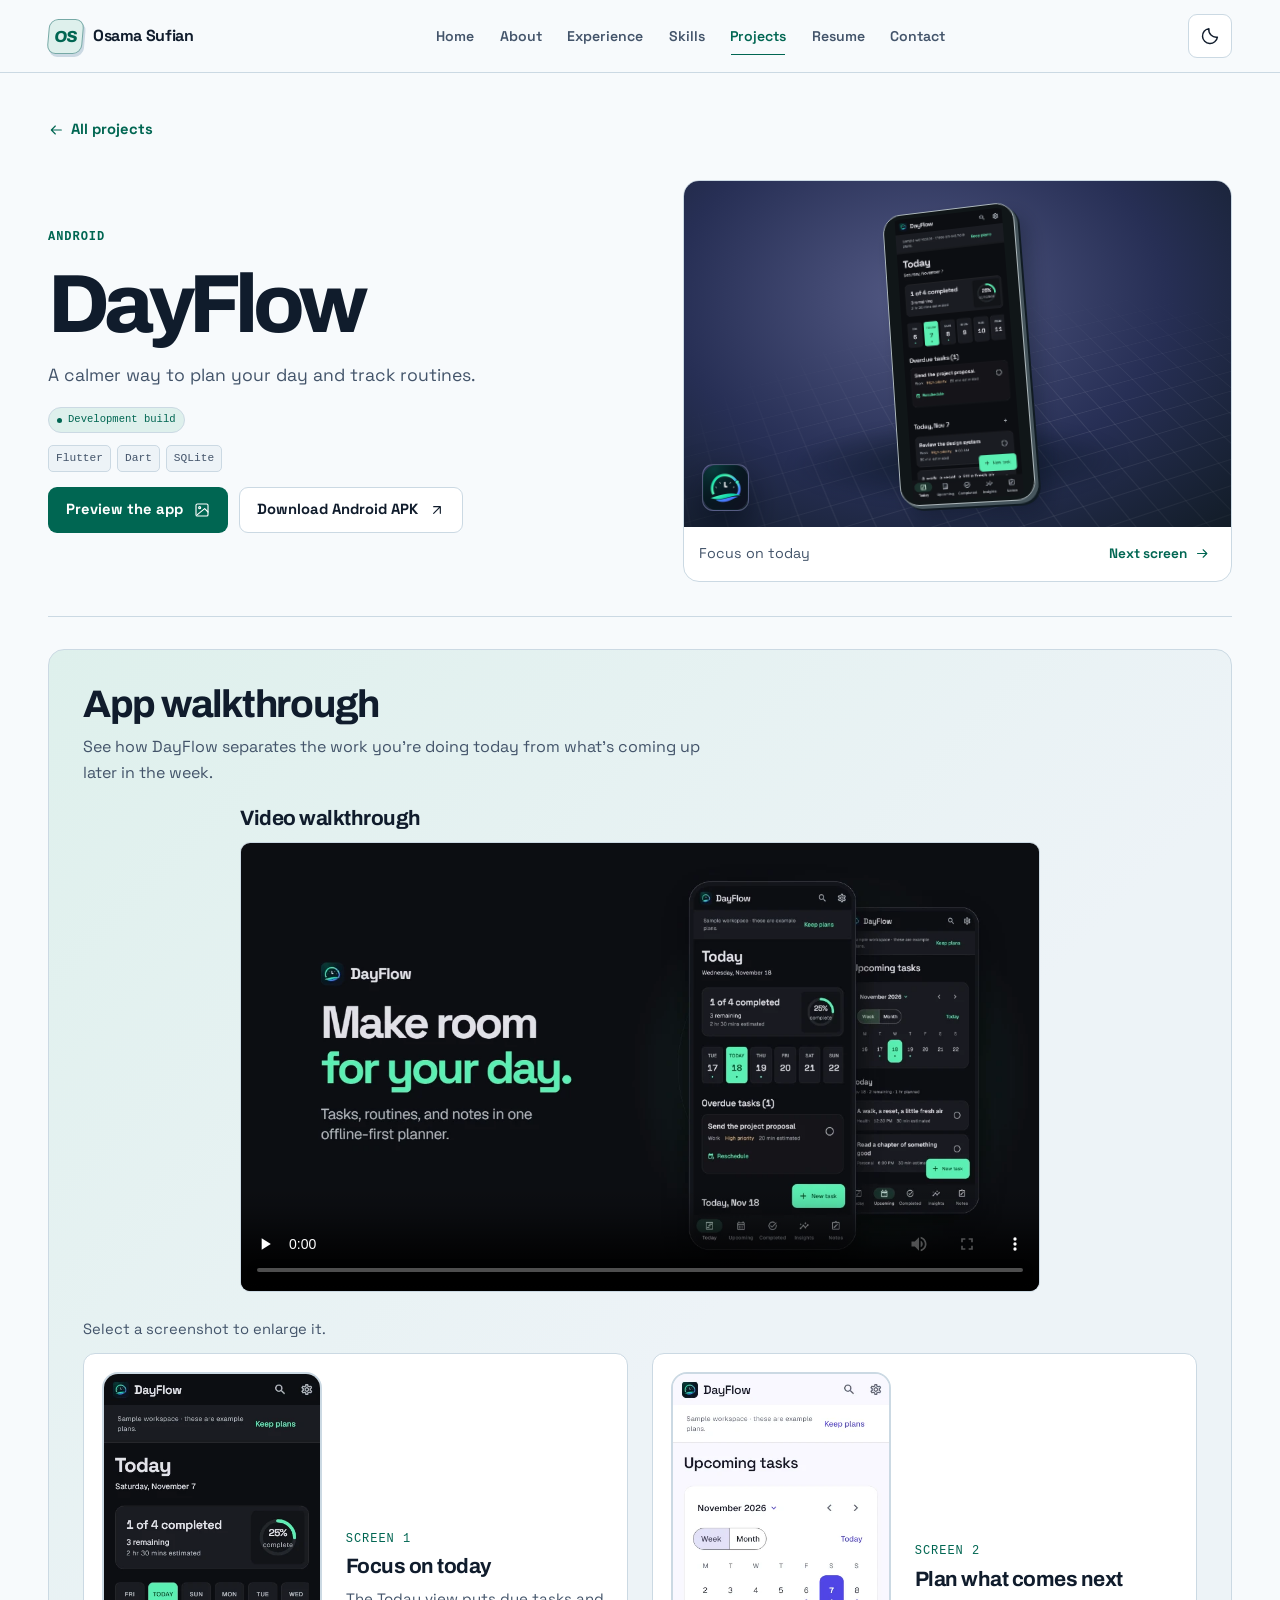
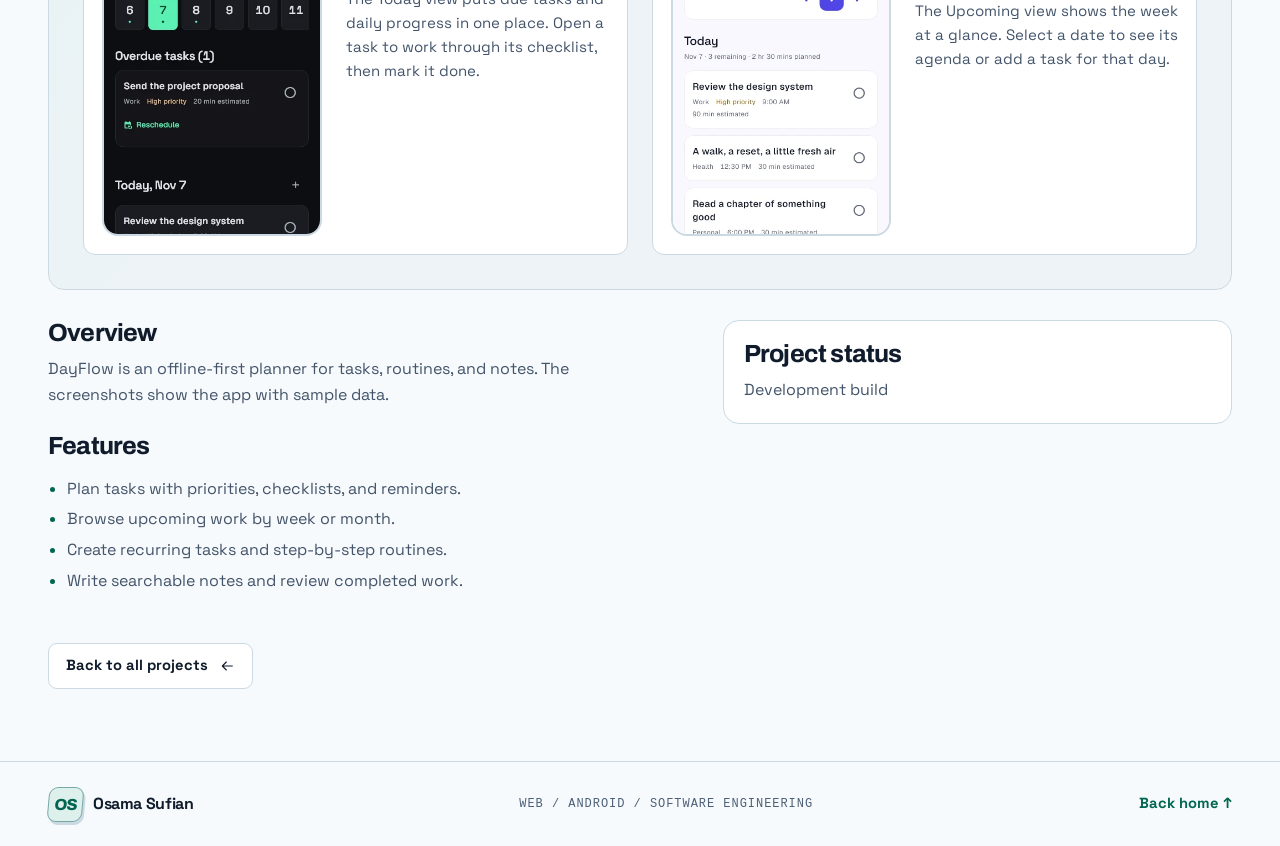
<file: projects/dayflow/index.html>
<!doctype html><html lang="en"><head><meta charset="utf-8"><meta name="viewport" content="width=device-width,initial-scale=1"><meta name="color-scheme" content="dark light"><title>DayFlow | Osama Sufian</title><meta name="description" content="A calmer way to plan your day and track routines.">
  <meta property="og:type" content="website"><meta property="og:title" content="DayFlow | Osama Sufian"><meta property="og:description" content="A calmer way to plan your day and track routines."><link rel="canonical" href="https://osiosi44.github.io/projects/dayflow/"><meta property="og:url" content="https://osiosi44.github.io/projects/dayflow/"><meta property="og:image" content="https://osiosi44.github.io/images/social.png"><meta property="og:image:alt" content="Osama Sufian · Software Developer"><meta name="twitter:card" content="summary_large_image">
  <link rel="icon" type="image/svg+xml" href="/images/mark.svg"><script src="/theme.js"></script><script src="/transitions.js"></script><link rel="stylesheet" href="/styles.css"><script src="/app.js" defer></script></head>
  <body><a class="skip" href="#main">Skip to content</a><header class="site-header"><div class="shell topbar"><a class="brand" href="/"><span class="brand-mark" aria-hidden="true">OS</span><span>Osama Sufian</span></a><nav id="main-nav" aria-label="Main navigation"><a href="/">Home</a><a href="/#about">About</a><a href="/#experience">Experience</a><a href="/#skills">Skills</a><a href="/projects/" aria-current="location">Projects</a><a href="/resume/">Resume</a><a href="/#contact">Contact</a></nav><div class="header-actions"><button class="icon-button theme-button" type="button" data-theme-toggle aria-label="Toggle color theme"><svg aria-hidden="true" width="20" height="20" viewBox="0 0 24 24" fill="none" stroke="currentColor" stroke-width="1.7" stroke-linecap="round" stroke-linejoin="round"><circle cx="12" cy="12" r="4"/><path d="M12 2v2m0 16v2M2 12h2m16 0h2M5 5l1.5 1.5m11 11L19 19m0-14-1.5 1.5m-11 11L5 19"/></svg><svg aria-hidden="true" width="20" height="20" viewBox="0 0 24 24" fill="none" stroke="currentColor" stroke-width="1.7" stroke-linecap="round" stroke-linejoin="round"><path d="M20.9 13.35A9 9 0 0 1 10.65 3.1 9 9 0 1 0 20.9 13.35Z"/></svg></button><button class="icon-button menu-button" type="button" data-menu-toggle aria-controls="main-nav" aria-expanded="false" aria-label="Open menu"><svg aria-hidden="true" width="20" height="20" viewBox="0 0 24 24" fill="none" stroke="currentColor" stroke-width="1.7" stroke-linecap="round" stroke-linejoin="round"><path d="M4 6h16M4 12h16M4 18h16"/></svg><svg aria-hidden="true" width="20" height="20" viewBox="0 0 24 24" fill="none" stroke="currentColor" stroke-width="1.7" stroke-linecap="round" stroke-linejoin="round"><path d="m6 6 12 12M6 18 18 6"/></svg></button></div></div></header>
  <main id="main" tabindex="-1"><article class="shell case"><a class="text-link back" href="/projects/"><svg aria-hidden="true" width="16" height="16" viewBox="0 0 24 24" fill="none" stroke="currentColor" stroke-width="1.7" stroke-linecap="round" stroke-linejoin="round"><path d="M20 12H5m6 6-6-6 6-6"/></svg> All projects</a>
  <header class="detail-hero"><div><p class="eyebrow">Android</p><h1>DayFlow</h1><p>A calmer way to plan your day and track routines.</p><div class="detail-meta"><span class="status"><i></i>Development build</span></div><ul class="tag-list"><li>Flutter</li><li>Dart</li><li>SQLite</li></ul><div class="button-row"><a class="button primary" href="#app-preview">Preview the app<svg aria-hidden="true" width="16" height="16" viewBox="0 0 24 24" fill="none" stroke="currentColor" stroke-width="1.7" stroke-linecap="round" stroke-linejoin="round"><rect x="3" y="3" width="18" height="18" rx="2"/><circle cx="8.5" cy="8.5" r="1.5"/><path d="m21 15-5-5L5 19"/></svg></a><a class="button secondary" href="https://github.com/Osiosi44/Osiosi44.github.io/releases/download/dayflow-v0.4.1/DayFlow-0.4.1-development.apk">Download Android APK<svg aria-hidden="true" width="16" height="16" viewBox="0 0 24 24" fill="none" stroke="currentColor" stroke-width="1.7" stroke-linecap="round" stroke-linejoin="round"><path d="M7 17 17 7M7 7h10v10"/></svg></a></div></div><div class="screen-studio art-violet" data-studio>
    <div class="device-stage phone-stage"><div class="device-shadow"></div><div class="device-frame">
      
      <img src="/images/projects/dayflow/today.webp" alt="DayFlow Today screen with sample tasks" loading="lazy" data-screen><img data-src="/images/projects/dayflow/upcoming.webp" alt="DayFlow Upcoming screen with a week view and sample agenda" loading="lazy" data-screen hidden>
    </div><div class="studio-mark" aria-hidden="true"><span class="project-emblem" data-project-art="dayflow"><img src="/images/projects/dayflow/icon.png" alt="" width="192" height="192"></span></div></div>
    <div class="screen-caption"><span aria-live="polite"><span data-screen-label>Focus on today</span><span data-screen-label hidden>Plan what comes next</span></span>
      <button class="screen-next" type="button" data-next-screen>Next screen <svg aria-hidden="true" width="15" height="15" viewBox="0 0 24 24" fill="none" stroke="currentColor" stroke-width="1.7" stroke-linecap="round" stroke-linejoin="round"><path d="M4 12h15m-6-6 6 6-6 6"/></svg></button></div></div></header>
  <section class="detail-block guided-preview" id="app-preview" aria-labelledby="preview-title">
    <div class="preview-heading"><h2 id="preview-title">App walkthrough</h2><p>See how DayFlow separates the work you’re doing today from what’s coming up later in the week.</p></div><section class="detail-block walkthrough-video"><h3>Video walkthrough</h3><div class="video"><video aria-label="DayFlow video walkthrough" controls playsinline preload="none" poster="/videos/dayflow/poster.webp"><source src="/videos/dayflow/walkthrough.mp4" type="video/mp4"><a href="/videos/dayflow/walkthrough.mp4">Open walkthrough video</a></video></div></section><p class="gallery-help">Select a screenshot to enlarge it.</p>
    <div class="gallery gallery-phone" data-gallery>
    <figure><a class="gallery-link" href="/images/projects/dayflow/today.webp"><img src="/images/projects/dayflow/today.webp" alt="DayFlow Today screen with sample tasks" loading="lazy"></a><figcaption><span class="preview-step mono">Screen 1</span><h3>Focus on today</h3><p>The Today view puts due tasks and daily progress in one place. Open a task to work through its checklist, then mark it done.</p></figcaption></figure><figure><a class="gallery-link" href="/images/projects/dayflow/upcoming.webp"><img src="/images/projects/dayflow/upcoming.webp" alt="DayFlow Upcoming screen with a week view and sample agenda" loading="lazy"></a><figcaption><span class="preview-step mono">Screen 2</span><h3>Plan what comes next</h3><p>The Upcoming view shows the week at a glance. Select a date to see its agenda or add a task for that day.</p></figcaption></figure>
    <dialog aria-label="Screenshot viewer"><div class="lightbox-toolbar"><p data-gallery-position aria-live="polite"></p><button type="button" class="icon-button" data-gallery-close aria-label="Close screenshot viewer"><svg aria-hidden="true" width="20" height="20" viewBox="0 0 24 24" fill="none" stroke="currentColor" stroke-width="1.7" stroke-linecap="round" stroke-linejoin="round"><path d="m6 6 12 12M6 18 18 6"/></svg></button></div><img data-gallery-image alt=""><p data-gallery-caption></p><div class="lightbox-controls"><button type="button" class="icon-button" data-gallery-prev aria-label="Previous screenshot"><svg aria-hidden="true" width="20" height="20" viewBox="0 0 24 24" fill="none" stroke="currentColor" stroke-width="1.7" stroke-linecap="round" stroke-linejoin="round"><path d="M20 12H5m6 6-6-6 6-6"/></svg></button><button type="button" class="icon-button" data-gallery-next aria-label="Next screenshot"><svg aria-hidden="true" width="20" height="20" viewBox="0 0 24 24" fill="none" stroke="currentColor" stroke-width="1.7" stroke-linecap="round" stroke-linejoin="round"><path d="M4 12h15m-6-6 6 6-6 6"/></svg></button></div></dialog></div></section>
  <div class="detail-grid"><div><section class="detail-block"><h2>Overview</h2><p>DayFlow is an offline-first planner for tasks, routines, and notes. The screenshots show the app with sample data.</p></section><section class="detail-block"><h2>Features</h2><ul class="bullet-list"><li>Plan tasks with priorities, checklists, and reminders.</li><li>Browse upcoming work by week or month.</li><li>Create recurring tasks and step-by-step routines.</li><li>Write searchable notes and review completed work.</li></ul></section></div>
  <aside aria-label="Project materials"><section class="detail-block project-note"><h2>Project status</h2><p>Development build</p></section></aside></div>
  <div class="case-footer"><a class="button secondary" href="/projects/">Back to all projects<svg aria-hidden="true" width="16" height="16" viewBox="0 0 24 24" fill="none" stroke="currentColor" stroke-width="1.7" stroke-linecap="round" stroke-linejoin="round"><path d="M20 12H5m6 6-6-6 6-6"/></svg></a></div></article></main><footer class="site-footer"><div class="shell footer-inner"><a class="brand" href="/"><span class="brand-mark" aria-hidden="true">OS</span><span>Osama Sufian</span></a><span class="mono">WEB / ANDROID / SOFTWARE ENGINEERING</span><a class="text-link" href="/">Back home ↑</a></div></footer></body></html>
</file>
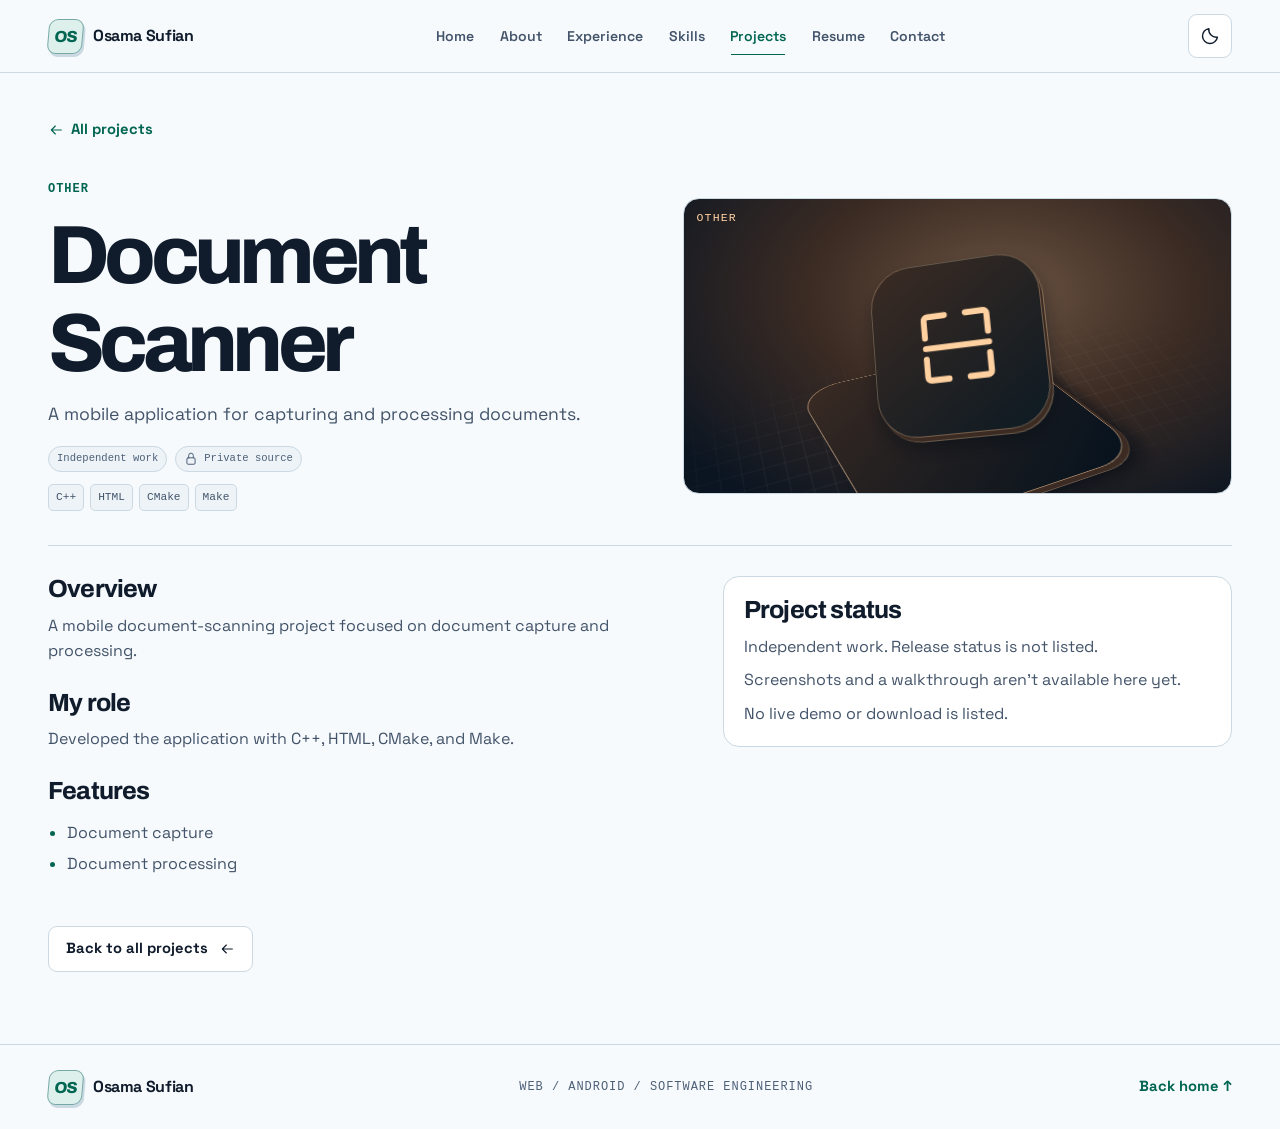
<file: projects/document-scanner/index.html>
<!doctype html><html lang="en"><head><meta charset="utf-8"><meta name="viewport" content="width=device-width,initial-scale=1"><meta name="color-scheme" content="dark light"><title>Document Scanner | Osama Sufian</title><meta name="description" content="A mobile application for capturing and processing documents.">
  <meta property="og:type" content="website"><meta property="og:title" content="Document Scanner | Osama Sufian"><meta property="og:description" content="A mobile application for capturing and processing documents."><link rel="canonical" href="https://osiosi44.github.io/projects/document-scanner/"><meta property="og:url" content="https://osiosi44.github.io/projects/document-scanner/"><meta property="og:image" content="https://osiosi44.github.io/images/social.png"><meta property="og:image:alt" content="Osama Sufian · Software Developer"><meta name="twitter:card" content="summary_large_image">
  <link rel="icon" type="image/svg+xml" href="/images/mark.svg"><script src="/theme.js"></script><script src="/transitions.js"></script><link rel="stylesheet" href="/styles.css"><script src="/app.js" defer></script></head>
  <body><a class="skip" href="#main">Skip to content</a><header class="site-header"><div class="shell topbar"><a class="brand" href="/"><span class="brand-mark" aria-hidden="true">OS</span><span>Osama Sufian</span></a><nav id="main-nav" aria-label="Main navigation"><a href="/">Home</a><a href="/#about">About</a><a href="/#experience">Experience</a><a href="/#skills">Skills</a><a href="/projects/" aria-current="location">Projects</a><a href="/resume/">Resume</a><a href="/#contact">Contact</a></nav><div class="header-actions"><button class="icon-button theme-button" type="button" data-theme-toggle aria-label="Toggle color theme"><svg aria-hidden="true" width="20" height="20" viewBox="0 0 24 24" fill="none" stroke="currentColor" stroke-width="1.7" stroke-linecap="round" stroke-linejoin="round"><circle cx="12" cy="12" r="4"/><path d="M12 2v2m0 16v2M2 12h2m16 0h2M5 5l1.5 1.5m11 11L19 19m0-14-1.5 1.5m-11 11L5 19"/></svg><svg aria-hidden="true" width="20" height="20" viewBox="0 0 24 24" fill="none" stroke="currentColor" stroke-width="1.7" stroke-linecap="round" stroke-linejoin="round"><path d="M20.9 13.35A9 9 0 0 1 10.65 3.1 9 9 0 1 0 20.9 13.35Z"/></svg></button><button class="icon-button menu-button" type="button" data-menu-toggle aria-controls="main-nav" aria-expanded="false" aria-label="Open menu"><svg aria-hidden="true" width="20" height="20" viewBox="0 0 24 24" fill="none" stroke="currentColor" stroke-width="1.7" stroke-linecap="round" stroke-linejoin="round"><path d="M4 6h16M4 12h16M4 18h16"/></svg><svg aria-hidden="true" width="20" height="20" viewBox="0 0 24 24" fill="none" stroke="currentColor" stroke-width="1.7" stroke-linecap="round" stroke-linejoin="round"><path d="m6 6 12 12M6 18 18 6"/></svg></button></div></div></header>
  <main id="main" tabindex="-1"><article class="shell case"><a class="text-link back" href="/projects/"><svg aria-hidden="true" width="16" height="16" viewBox="0 0 24 24" fill="none" stroke="currentColor" stroke-width="1.7" stroke-linecap="round" stroke-linejoin="round"><path d="M20 12H5m6 6-6-6 6-6"/></svg> All projects</a>
  <header class="detail-hero"><div><p class="eyebrow">Other</p><h1>Document Scanner</h1><p>A mobile application for capturing and processing documents.</p><div class="detail-meta"><span class="status neutral">Independent work</span><span class="status neutral"><svg aria-hidden="true" width="14" height="14" viewBox="0 0 24 24" fill="none" stroke="currentColor" stroke-width="1.7" stroke-linecap="round" stroke-linejoin="round"><rect x="5" y="10" width="14" height="11" rx="2"/><path d="M8 10V6a4 4 0 1 1 8 0v4"/></svg>Private source</span></div><ul class="tag-list"><li>C++</li><li>HTML</li><li>CMake</li><li>Make</li></ul><div class="button-row"></div></div><div class="project-art art-amber" aria-hidden="true"><span class="art-index">OTHER</span><span class="chip-seat"></span><span class="project-emblem" data-project-art="document-scanner"><svg aria-hidden="true" width="58" height="58" viewBox="0 0 24 24" fill="none" stroke="currentColor" stroke-width="1.7" stroke-linecap="round" stroke-linejoin="round"><path d="M9 3H4a1 1 0 0 0-1 1v5m12-6h5a1 1 0 0 1 1 1v5m0 6v5a1 1 0 0 1-1 1h-5m-6 0H4a1 1 0 0 1-1-1v-5m0-3h18"/></svg></span></div></header>
  
  <div class="detail-grid"><div><section class="detail-block"><h2>Overview</h2><p>A mobile document-scanning project focused on document capture and processing.</p></section><section class="detail-block"><h2>My role</h2><p>Developed the application with C++, HTML, CMake, and Make.</p></section><section class="detail-block"><h2>Features</h2><ul class="bullet-list"><li>Document capture</li><li>Document processing</li></ul></section></div>
  <aside aria-label="Project materials"><section class="detail-block project-note"><h2>Project status</h2><p>Independent work. Release status is not listed.</p><p>Screenshots and a walkthrough aren’t available here yet.</p><p>No live demo or download is listed.</p></section></aside></div>
  <div class="case-footer"><a class="button secondary" href="/projects/">Back to all projects<svg aria-hidden="true" width="16" height="16" viewBox="0 0 24 24" fill="none" stroke="currentColor" stroke-width="1.7" stroke-linecap="round" stroke-linejoin="round"><path d="M20 12H5m6 6-6-6 6-6"/></svg></a></div></article></main><footer class="site-footer"><div class="shell footer-inner"><a class="brand" href="/"><span class="brand-mark" aria-hidden="true">OS</span><span>Osama Sufian</span></a><span class="mono">WEB / ANDROID / SOFTWARE ENGINEERING</span><a class="text-link" href="/">Back home ↑</a></div></footer></body></html>
</file>
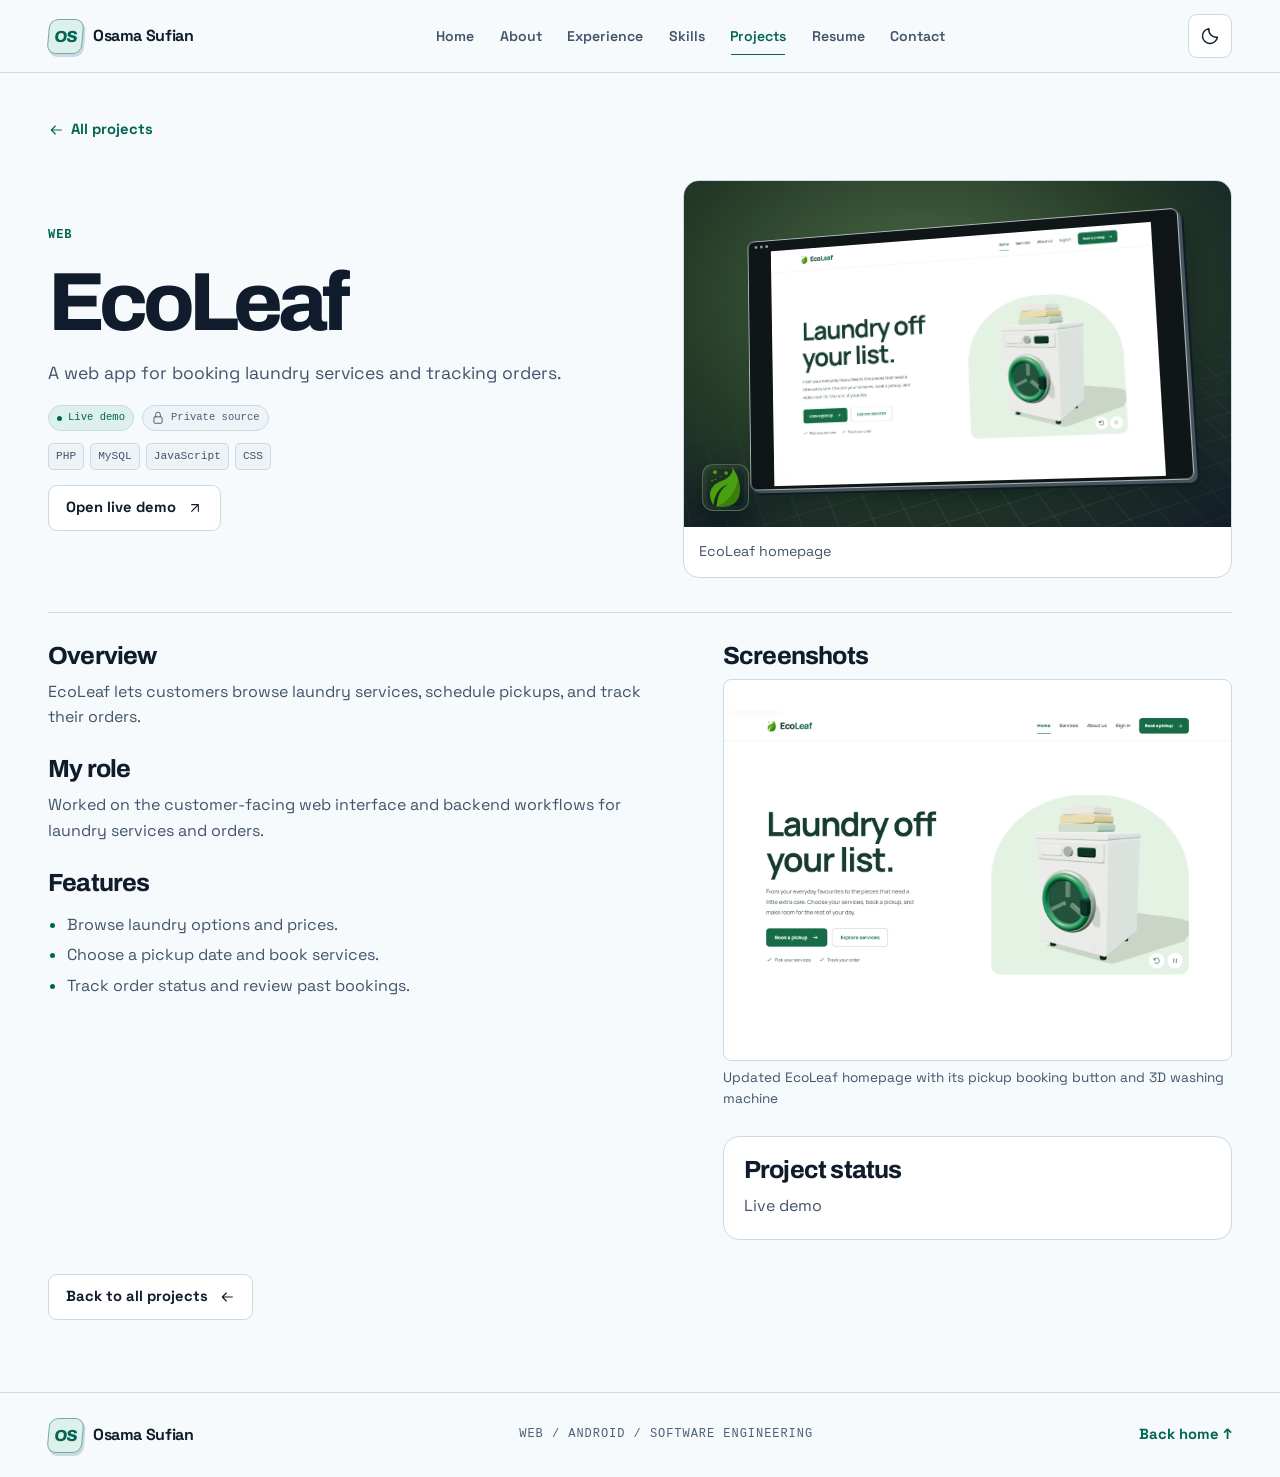
<file: projects/ecoleaf/index.html>
<!doctype html><html lang="en"><head><meta charset="utf-8"><meta name="viewport" content="width=device-width,initial-scale=1"><meta name="color-scheme" content="dark light"><title>EcoLeaf | Osama Sufian</title><meta name="description" content="A web app for booking laundry services and tracking orders.">
  <meta property="og:type" content="website"><meta property="og:title" content="EcoLeaf | Osama Sufian"><meta property="og:description" content="A web app for booking laundry services and tracking orders."><link rel="canonical" href="https://osiosi44.github.io/projects/ecoleaf/"><meta property="og:url" content="https://osiosi44.github.io/projects/ecoleaf/"><meta property="og:image" content="https://osiosi44.github.io/images/social.png"><meta property="og:image:alt" content="Osama Sufian · Software Developer"><meta name="twitter:card" content="summary_large_image">
  <link rel="icon" type="image/svg+xml" href="/images/mark.svg"><script src="/theme.js"></script><script src="/transitions.js"></script><link rel="stylesheet" href="/styles.css"><script src="/app.js" defer></script></head>
  <body><a class="skip" href="#main">Skip to content</a><header class="site-header"><div class="shell topbar"><a class="brand" href="/"><span class="brand-mark" aria-hidden="true">OS</span><span>Osama Sufian</span></a><nav id="main-nav" aria-label="Main navigation"><a href="/">Home</a><a href="/#about">About</a><a href="/#experience">Experience</a><a href="/#skills">Skills</a><a href="/projects/" aria-current="location">Projects</a><a href="/resume/">Resume</a><a href="/#contact">Contact</a></nav><div class="header-actions"><button class="icon-button theme-button" type="button" data-theme-toggle aria-label="Toggle color theme"><svg aria-hidden="true" width="20" height="20" viewBox="0 0 24 24" fill="none" stroke="currentColor" stroke-width="1.7" stroke-linecap="round" stroke-linejoin="round"><circle cx="12" cy="12" r="4"/><path d="M12 2v2m0 16v2M2 12h2m16 0h2M5 5l1.5 1.5m11 11L19 19m0-14-1.5 1.5m-11 11L5 19"/></svg><svg aria-hidden="true" width="20" height="20" viewBox="0 0 24 24" fill="none" stroke="currentColor" stroke-width="1.7" stroke-linecap="round" stroke-linejoin="round"><path d="M20.9 13.35A9 9 0 0 1 10.65 3.1 9 9 0 1 0 20.9 13.35Z"/></svg></button><button class="icon-button menu-button" type="button" data-menu-toggle aria-controls="main-nav" aria-expanded="false" aria-label="Open menu"><svg aria-hidden="true" width="20" height="20" viewBox="0 0 24 24" fill="none" stroke="currentColor" stroke-width="1.7" stroke-linecap="round" stroke-linejoin="round"><path d="M4 6h16M4 12h16M4 18h16"/></svg><svg aria-hidden="true" width="20" height="20" viewBox="0 0 24 24" fill="none" stroke="currentColor" stroke-width="1.7" stroke-linecap="round" stroke-linejoin="round"><path d="m6 6 12 12M6 18 18 6"/></svg></button></div></div></header>
  <main id="main" tabindex="-1"><article class="shell case"><a class="text-link back" href="/projects/"><svg aria-hidden="true" width="16" height="16" viewBox="0 0 24 24" fill="none" stroke="currentColor" stroke-width="1.7" stroke-linecap="round" stroke-linejoin="round"><path d="M20 12H5m6 6-6-6 6-6"/></svg> All projects</a>
  <header class="detail-hero"><div><p class="eyebrow">Web</p><h1>EcoLeaf</h1><p>A web app for booking laundry services and tracking orders.</p><div class="detail-meta"><span class="status"><i></i>Live demo</span><span class="status neutral"><svg aria-hidden="true" width="14" height="14" viewBox="0 0 24 24" fill="none" stroke="currentColor" stroke-width="1.7" stroke-linecap="round" stroke-linejoin="round"><rect x="5" y="10" width="14" height="11" rx="2"/><path d="M8 10V6a4 4 0 1 1 8 0v4"/></svg>Private source</span></div><ul class="tag-list"><li>PHP</li><li>MySQL</li><li>JavaScript</li><li>CSS</li></ul><div class="button-row"><a class="button secondary" href="https://ecoleaf.wuaze.com/" target="_blank" rel="noopener noreferrer">Open live demo<span class="sr-only"> (opens in a new tab)</span><svg aria-hidden="true" width="16" height="16" viewBox="0 0 24 24" fill="none" stroke="currentColor" stroke-width="1.7" stroke-linecap="round" stroke-linejoin="round"><path d="M7 17 17 7M7 7h10v10"/></svg></a></div></div><div class="screen-studio art-green" data-studio>
    <div class="device-stage browser-stage"><div class="device-shadow"></div><div class="device-frame">
      <div class="browser-bar" aria-hidden="true"><i></i><i></i><i></i></div>
      <img src="/images/projects/ecoleaf/home.webp" alt="Updated EcoLeaf homepage with its pickup booking button and 3D washing machine" loading="lazy" data-screen>
    </div><div class="studio-mark" aria-hidden="true"><span class="project-emblem" data-project-art="ecoleaf"><img src="/images/projects/ecoleaf/icon.png" alt="" width="192" height="192"></span></div></div>
    <div class="screen-caption"><span aria-live="polite"><span data-screen-label>EcoLeaf homepage</span></span>
      </div></div></header>
  
  <div class="detail-grid"><div><section class="detail-block"><h2>Overview</h2><p>EcoLeaf lets customers browse laundry services, schedule pickups, and track their orders.</p></section><section class="detail-block"><h2>My role</h2><p>Worked on the customer-facing web interface and backend workflows for laundry services and orders.</p></section><section class="detail-block"><h2>Features</h2><ul class="bullet-list"><li>Browse laundry options and prices.</li><li>Choose a pickup date and book services.</li><li>Track order status and review past bookings.</li></ul></section></div>
  <aside aria-label="Project materials"><section class="detail-block">
    <h2>Screenshots</h2>
    <div class="gallery " data-gallery>
    <figure><a class="gallery-link" href="/images/projects/ecoleaf/home.webp"><img src="/images/projects/ecoleaf/home.webp" alt="Updated EcoLeaf homepage with its pickup booking button and 3D washing machine" loading="lazy"></a><figcaption><p>Updated EcoLeaf homepage with its pickup booking button and 3D washing machine</p></figcaption></figure>
    <dialog aria-label="Screenshot viewer"><div class="lightbox-toolbar"><p data-gallery-position aria-live="polite"></p><button type="button" class="icon-button" data-gallery-close aria-label="Close screenshot viewer"><svg aria-hidden="true" width="20" height="20" viewBox="0 0 24 24" fill="none" stroke="currentColor" stroke-width="1.7" stroke-linecap="round" stroke-linejoin="round"><path d="m6 6 12 12M6 18 18 6"/></svg></button></div><img data-gallery-image alt=""><p data-gallery-caption></p><div class="lightbox-controls"><button type="button" class="icon-button" data-gallery-prev aria-label="Previous screenshot"><svg aria-hidden="true" width="20" height="20" viewBox="0 0 24 24" fill="none" stroke="currentColor" stroke-width="1.7" stroke-linecap="round" stroke-linejoin="round"><path d="M20 12H5m6 6-6-6 6-6"/></svg></button><button type="button" class="icon-button" data-gallery-next aria-label="Next screenshot"><svg aria-hidden="true" width="20" height="20" viewBox="0 0 24 24" fill="none" stroke="currentColor" stroke-width="1.7" stroke-linecap="round" stroke-linejoin="round"><path d="M4 12h15m-6-6 6 6-6 6"/></svg></button></div></dialog></div></section><section class="detail-block project-note"><h2>Project status</h2><p>Live demo</p></section></aside></div>
  <div class="case-footer"><a class="button secondary" href="/projects/">Back to all projects<svg aria-hidden="true" width="16" height="16" viewBox="0 0 24 24" fill="none" stroke="currentColor" stroke-width="1.7" stroke-linecap="round" stroke-linejoin="round"><path d="M20 12H5m6 6-6-6 6-6"/></svg></a></div></article></main><footer class="site-footer"><div class="shell footer-inner"><a class="brand" href="/"><span class="brand-mark" aria-hidden="true">OS</span><span>Osama Sufian</span></a><span class="mono">WEB / ANDROID / SOFTWARE ENGINEERING</span><a class="text-link" href="/">Back home ↑</a></div></footer></body></html>
</file>
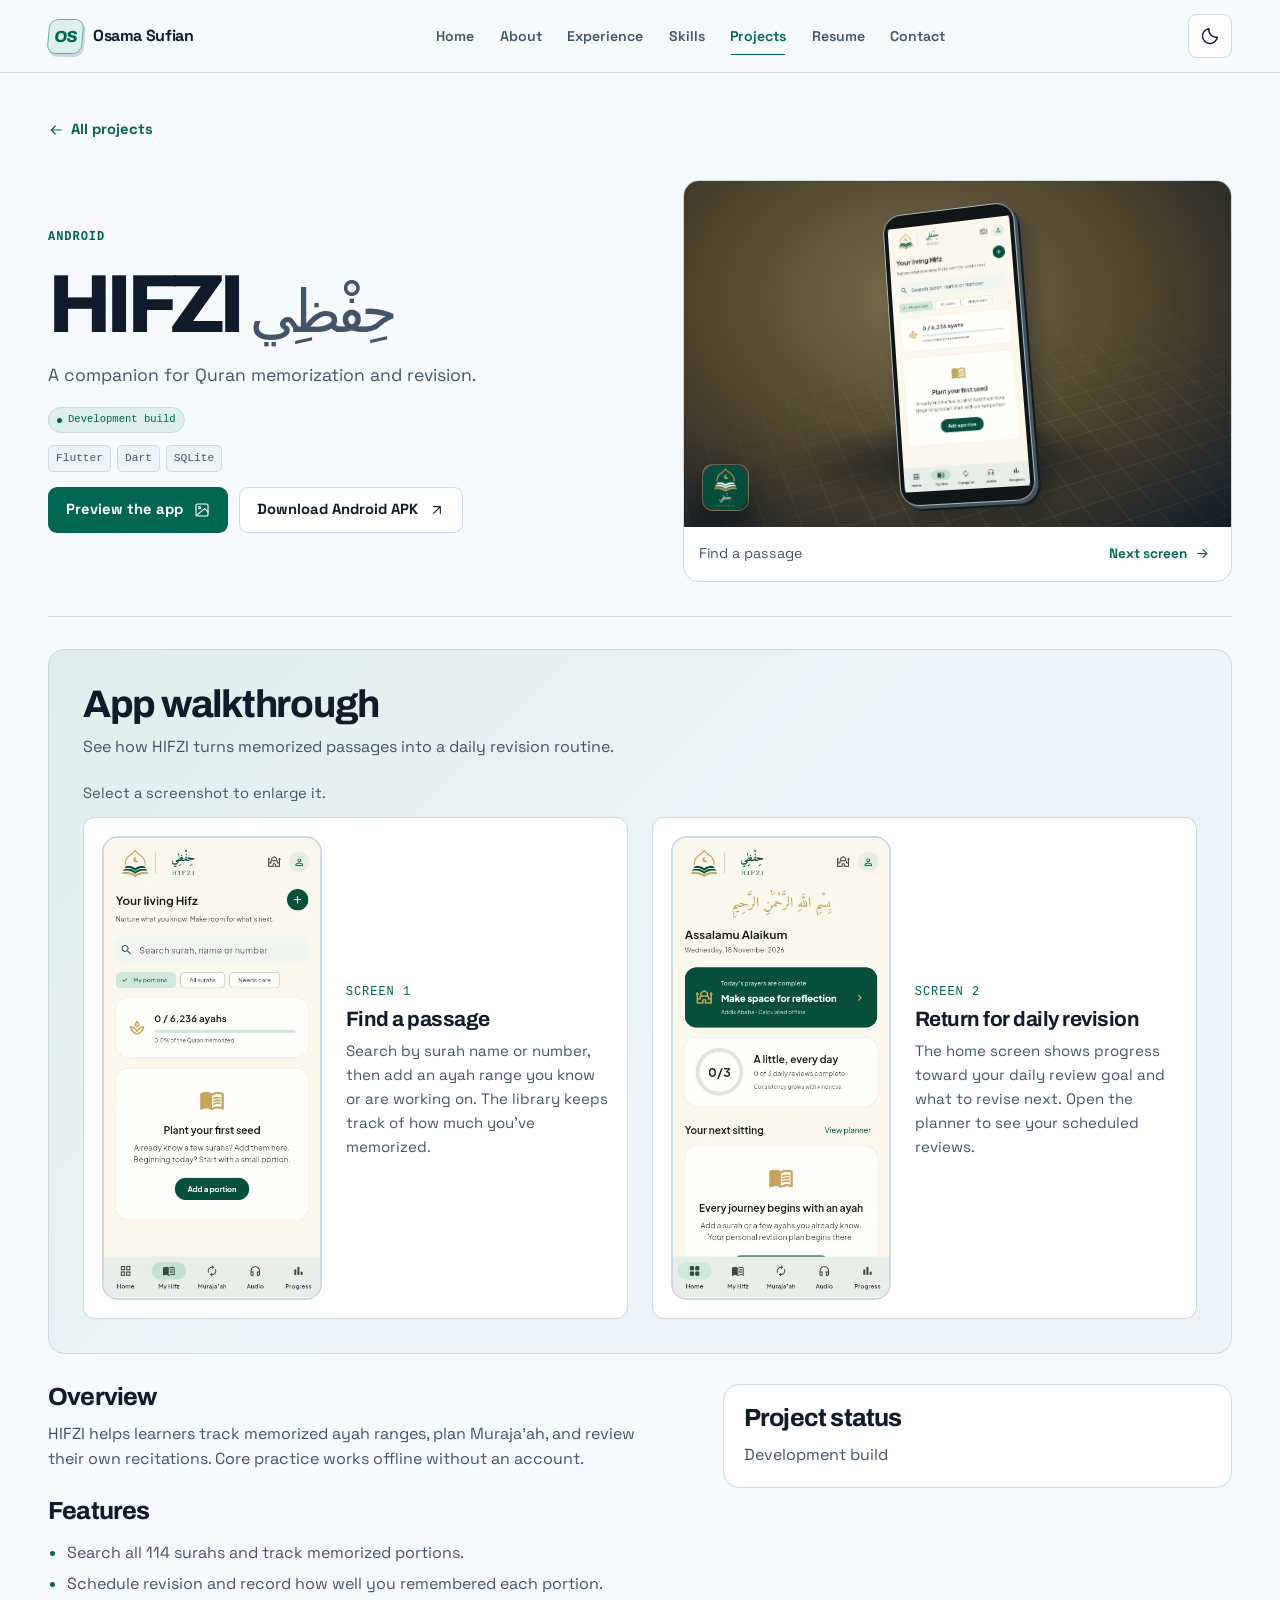
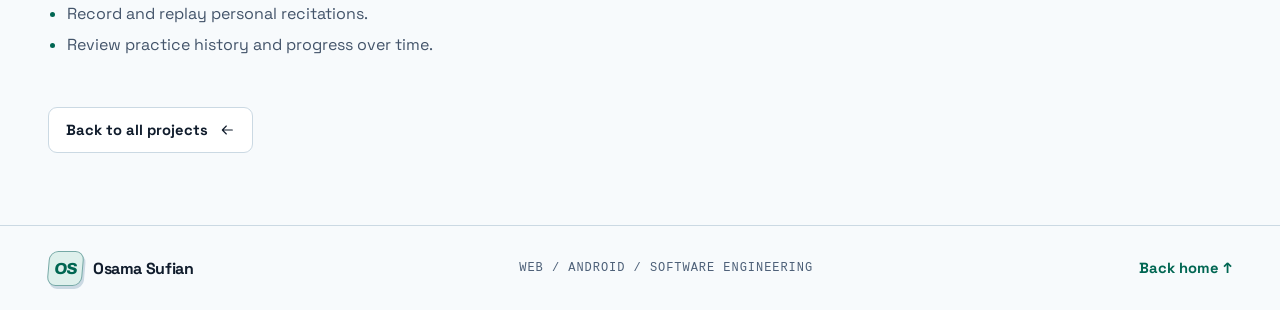
<file: projects/hifzi/index.html>
<!doctype html><html lang="en"><head><meta charset="utf-8"><meta name="viewport" content="width=device-width,initial-scale=1"><meta name="color-scheme" content="dark light"><title>HIFZI | Osama Sufian</title><meta name="description" content="A companion for Quran memorization and revision.">
  <meta property="og:type" content="website"><meta property="og:title" content="HIFZI | Osama Sufian"><meta property="og:description" content="A companion for Quran memorization and revision."><link rel="canonical" href="https://osiosi44.github.io/projects/hifzi/"><meta property="og:url" content="https://osiosi44.github.io/projects/hifzi/"><meta property="og:image" content="https://osiosi44.github.io/images/social.png"><meta property="og:image:alt" content="Osama Sufian · Software Developer"><meta name="twitter:card" content="summary_large_image">
  <link rel="icon" type="image/svg+xml" href="/images/mark.svg"><script src="/theme.js"></script><script src="/transitions.js"></script><link rel="stylesheet" href="/styles.css"><script src="/app.js" defer></script></head>
  <body><a class="skip" href="#main">Skip to content</a><header class="site-header"><div class="shell topbar"><a class="brand" href="/"><span class="brand-mark" aria-hidden="true">OS</span><span>Osama Sufian</span></a><nav id="main-nav" aria-label="Main navigation"><a href="/">Home</a><a href="/#about">About</a><a href="/#experience">Experience</a><a href="/#skills">Skills</a><a href="/projects/" aria-current="location">Projects</a><a href="/resume/">Resume</a><a href="/#contact">Contact</a></nav><div class="header-actions"><button class="icon-button theme-button" type="button" data-theme-toggle aria-label="Toggle color theme"><svg aria-hidden="true" width="20" height="20" viewBox="0 0 24 24" fill="none" stroke="currentColor" stroke-width="1.7" stroke-linecap="round" stroke-linejoin="round"><circle cx="12" cy="12" r="4"/><path d="M12 2v2m0 16v2M2 12h2m16 0h2M5 5l1.5 1.5m11 11L19 19m0-14-1.5 1.5m-11 11L5 19"/></svg><svg aria-hidden="true" width="20" height="20" viewBox="0 0 24 24" fill="none" stroke="currentColor" stroke-width="1.7" stroke-linecap="round" stroke-linejoin="round"><path d="M20.9 13.35A9 9 0 0 1 10.65 3.1 9 9 0 1 0 20.9 13.35Z"/></svg></button><button class="icon-button menu-button" type="button" data-menu-toggle aria-controls="main-nav" aria-expanded="false" aria-label="Open menu"><svg aria-hidden="true" width="20" height="20" viewBox="0 0 24 24" fill="none" stroke="currentColor" stroke-width="1.7" stroke-linecap="round" stroke-linejoin="round"><path d="M4 6h16M4 12h16M4 18h16"/></svg><svg aria-hidden="true" width="20" height="20" viewBox="0 0 24 24" fill="none" stroke="currentColor" stroke-width="1.7" stroke-linecap="round" stroke-linejoin="round"><path d="m6 6 12 12M6 18 18 6"/></svg></button></div></div></header>
  <main id="main" tabindex="-1"><article class="shell case"><a class="text-link back" href="/projects/"><svg aria-hidden="true" width="16" height="16" viewBox="0 0 24 24" fill="none" stroke="currentColor" stroke-width="1.7" stroke-linecap="round" stroke-linejoin="round"><path d="M20 12H5m6 6-6-6 6-6"/></svg> All projects</a>
  <header class="detail-hero"><div><p class="eyebrow">Android</p><h1>HIFZI <bdi class="project-subtitle" lang="ar" dir="rtl">حِفْظِي</bdi></h1><p>A companion for Quran memorization and revision.</p><div class="detail-meta"><span class="status"><i></i>Development build</span></div><ul class="tag-list"><li>Flutter</li><li>Dart</li><li>SQLite</li></ul><div class="button-row"><a class="button primary" href="#app-preview">Preview the app<svg aria-hidden="true" width="16" height="16" viewBox="0 0 24 24" fill="none" stroke="currentColor" stroke-width="1.7" stroke-linecap="round" stroke-linejoin="round"><rect x="3" y="3" width="18" height="18" rx="2"/><circle cx="8.5" cy="8.5" r="1.5"/><path d="m21 15-5-5L5 19"/></svg></a><a class="button secondary" href="https://github.com/Osiosi44/Osiosi44.github.io/releases/download/hifzi-v0.1.0/Hifzi-0.1.0-android-arm64.apk">Download Android APK<svg aria-hidden="true" width="16" height="16" viewBox="0 0 24 24" fill="none" stroke="currentColor" stroke-width="1.7" stroke-linecap="round" stroke-linejoin="round"><path d="M7 17 17 7M7 7h10v10"/></svg></a></div></div><div class="screen-studio art-gold" data-studio>
    <div class="device-stage phone-stage"><div class="device-shadow"></div><div class="device-frame">
      
      <img src="/images/projects/hifzi/library.webp" alt="HIFZI memorization library with search and filters" loading="lazy" data-screen><img data-src="/images/projects/hifzi/home.webp" alt="HIFZI home screen showing daily review progress" loading="lazy" data-screen hidden>
    </div><div class="studio-mark" aria-hidden="true"><span class="project-emblem" data-project-art="hifzi"><img src="/images/projects/hifzi/icon.png" alt="" width="192" height="192"></span></div></div>
    <div class="screen-caption"><span aria-live="polite"><span data-screen-label>Find a passage</span><span data-screen-label hidden>Return for daily revision</span></span>
      <button class="screen-next" type="button" data-next-screen>Next screen <svg aria-hidden="true" width="15" height="15" viewBox="0 0 24 24" fill="none" stroke="currentColor" stroke-width="1.7" stroke-linecap="round" stroke-linejoin="round"><path d="M4 12h15m-6-6 6 6-6 6"/></svg></button></div></div></header>
  <section class="detail-block guided-preview" id="app-preview" aria-labelledby="preview-title">
    <div class="preview-heading"><h2 id="preview-title">App walkthrough</h2><p>See how HIFZI turns memorized passages into a daily revision routine.</p></div><p class="gallery-help">Select a screenshot to enlarge it.</p>
    <div class="gallery gallery-phone" data-gallery>
    <figure><a class="gallery-link" href="/images/projects/hifzi/library.webp"><img src="/images/projects/hifzi/library.webp" alt="HIFZI memorization library with search and filters" loading="lazy"></a><figcaption><span class="preview-step mono">Screen 1</span><h3>Find a passage</h3><p>Search by surah name or number, then add an ayah range you know or are working on. The library keeps track of how much you’ve memorized.</p></figcaption></figure><figure><a class="gallery-link" href="/images/projects/hifzi/home.webp"><img src="/images/projects/hifzi/home.webp" alt="HIFZI home screen showing daily review progress" loading="lazy"></a><figcaption><span class="preview-step mono">Screen 2</span><h3>Return for daily revision</h3><p>The home screen shows progress toward your daily review goal and what to revise next. Open the planner to see your scheduled reviews.</p></figcaption></figure>
    <dialog aria-label="Screenshot viewer"><div class="lightbox-toolbar"><p data-gallery-position aria-live="polite"></p><button type="button" class="icon-button" data-gallery-close aria-label="Close screenshot viewer"><svg aria-hidden="true" width="20" height="20" viewBox="0 0 24 24" fill="none" stroke="currentColor" stroke-width="1.7" stroke-linecap="round" stroke-linejoin="round"><path d="m6 6 12 12M6 18 18 6"/></svg></button></div><img data-gallery-image alt=""><p data-gallery-caption></p><div class="lightbox-controls"><button type="button" class="icon-button" data-gallery-prev aria-label="Previous screenshot"><svg aria-hidden="true" width="20" height="20" viewBox="0 0 24 24" fill="none" stroke="currentColor" stroke-width="1.7" stroke-linecap="round" stroke-linejoin="round"><path d="M20 12H5m6 6-6-6 6-6"/></svg></button><button type="button" class="icon-button" data-gallery-next aria-label="Next screenshot"><svg aria-hidden="true" width="20" height="20" viewBox="0 0 24 24" fill="none" stroke="currentColor" stroke-width="1.7" stroke-linecap="round" stroke-linejoin="round"><path d="M4 12h15m-6-6 6 6-6 6"/></svg></button></div></dialog></div></section>
  <div class="detail-grid"><div><section class="detail-block"><h2>Overview</h2><p>HIFZI helps learners track memorized ayah ranges, plan Muraja’ah, and review their own recitations. Core practice works offline without an account.</p></section><section class="detail-block"><h2>Features</h2><ul class="bullet-list"><li>Search all 114 surahs and track memorized portions.</li><li>Schedule revision and record how well you remembered each portion.</li><li>Record and replay personal recitations.</li><li>Review practice history and progress over time.</li></ul></section></div>
  <aside aria-label="Project materials"><section class="detail-block project-note"><h2>Project status</h2><p>Development build</p></section></aside></div>
  <div class="case-footer"><a class="button secondary" href="/projects/">Back to all projects<svg aria-hidden="true" width="16" height="16" viewBox="0 0 24 24" fill="none" stroke="currentColor" stroke-width="1.7" stroke-linecap="round" stroke-linejoin="round"><path d="M20 12H5m6 6-6-6 6-6"/></svg></a></div></article></main><footer class="site-footer"><div class="shell footer-inner"><a class="brand" href="/"><span class="brand-mark" aria-hidden="true">OS</span><span>Osama Sufian</span></a><span class="mono">WEB / ANDROID / SOFTWARE ENGINEERING</span><a class="text-link" href="/">Back home ↑</a></div></footer></body></html>
</file>
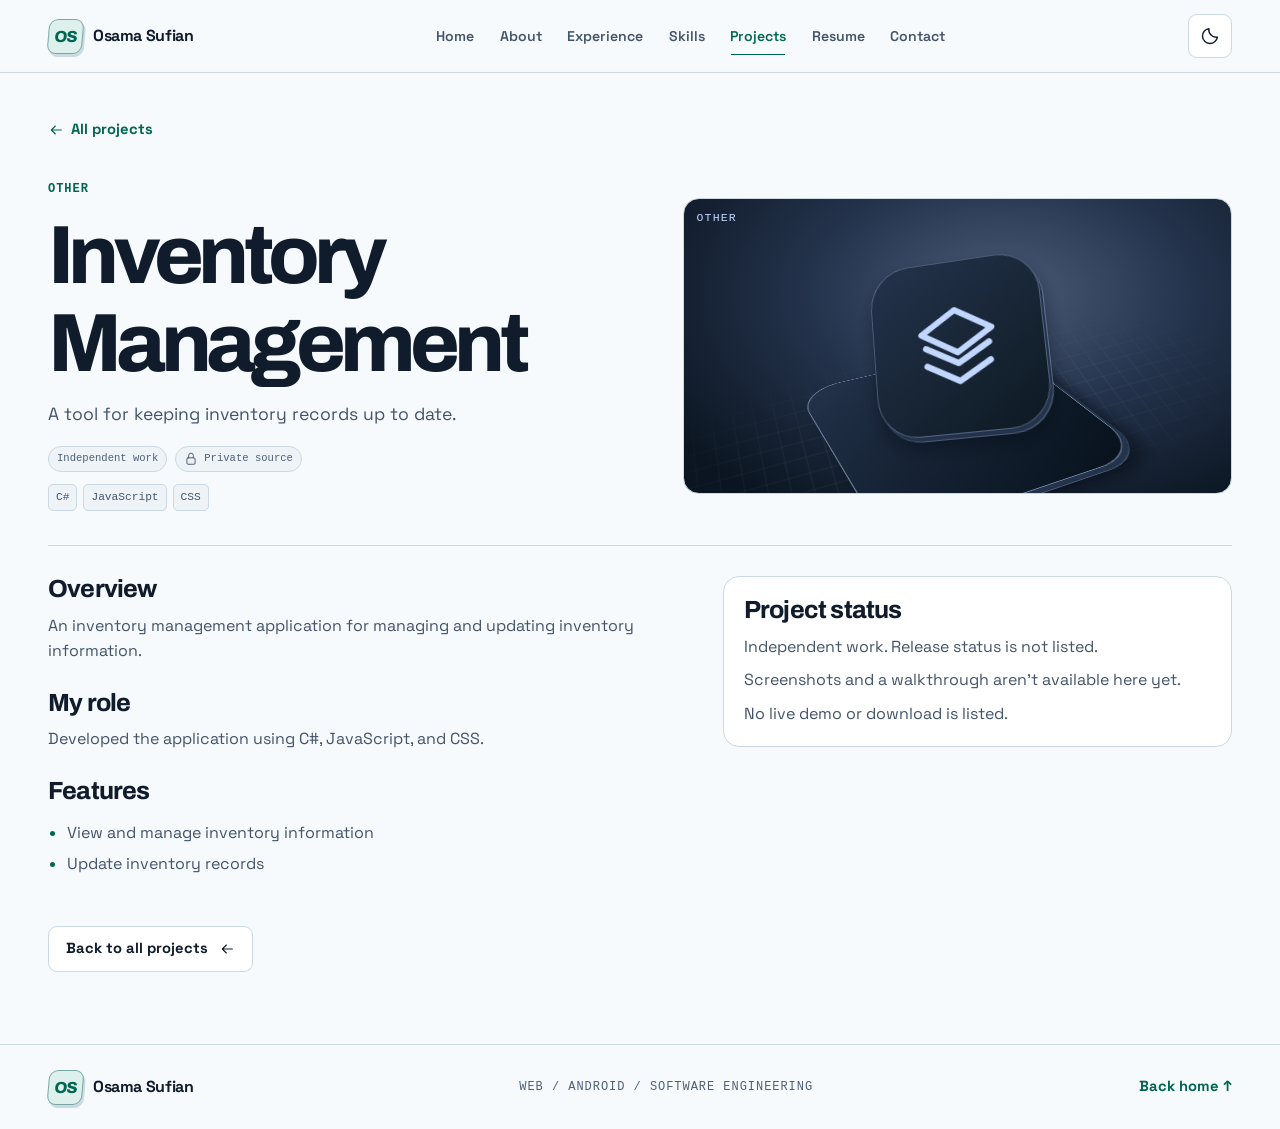
<file: projects/inventory-management/index.html>
<!doctype html><html lang="en"><head><meta charset="utf-8"><meta name="viewport" content="width=device-width,initial-scale=1"><meta name="color-scheme" content="dark light"><title>Inventory Management | Osama Sufian</title><meta name="description" content="A tool for keeping inventory records up to date.">
  <meta property="og:type" content="website"><meta property="og:title" content="Inventory Management | Osama Sufian"><meta property="og:description" content="A tool for keeping inventory records up to date."><link rel="canonical" href="https://osiosi44.github.io/projects/inventory-management/"><meta property="og:url" content="https://osiosi44.github.io/projects/inventory-management/"><meta property="og:image" content="https://osiosi44.github.io/images/social.png"><meta property="og:image:alt" content="Osama Sufian · Software Developer"><meta name="twitter:card" content="summary_large_image">
  <link rel="icon" type="image/svg+xml" href="/images/mark.svg"><script src="/theme.js"></script><script src="/transitions.js"></script><link rel="stylesheet" href="/styles.css"><script src="/app.js" defer></script></head>
  <body><a class="skip" href="#main">Skip to content</a><header class="site-header"><div class="shell topbar"><a class="brand" href="/"><span class="brand-mark" aria-hidden="true">OS</span><span>Osama Sufian</span></a><nav id="main-nav" aria-label="Main navigation"><a href="/">Home</a><a href="/#about">About</a><a href="/#experience">Experience</a><a href="/#skills">Skills</a><a href="/projects/" aria-current="location">Projects</a><a href="/resume/">Resume</a><a href="/#contact">Contact</a></nav><div class="header-actions"><button class="icon-button theme-button" type="button" data-theme-toggle aria-label="Toggle color theme"><svg aria-hidden="true" width="20" height="20" viewBox="0 0 24 24" fill="none" stroke="currentColor" stroke-width="1.7" stroke-linecap="round" stroke-linejoin="round"><circle cx="12" cy="12" r="4"/><path d="M12 2v2m0 16v2M2 12h2m16 0h2M5 5l1.5 1.5m11 11L19 19m0-14-1.5 1.5m-11 11L5 19"/></svg><svg aria-hidden="true" width="20" height="20" viewBox="0 0 24 24" fill="none" stroke="currentColor" stroke-width="1.7" stroke-linecap="round" stroke-linejoin="round"><path d="M20.9 13.35A9 9 0 0 1 10.65 3.1 9 9 0 1 0 20.9 13.35Z"/></svg></button><button class="icon-button menu-button" type="button" data-menu-toggle aria-controls="main-nav" aria-expanded="false" aria-label="Open menu"><svg aria-hidden="true" width="20" height="20" viewBox="0 0 24 24" fill="none" stroke="currentColor" stroke-width="1.7" stroke-linecap="round" stroke-linejoin="round"><path d="M4 6h16M4 12h16M4 18h16"/></svg><svg aria-hidden="true" width="20" height="20" viewBox="0 0 24 24" fill="none" stroke="currentColor" stroke-width="1.7" stroke-linecap="round" stroke-linejoin="round"><path d="m6 6 12 12M6 18 18 6"/></svg></button></div></div></header>
  <main id="main" tabindex="-1"><article class="shell case"><a class="text-link back" href="/projects/"><svg aria-hidden="true" width="16" height="16" viewBox="0 0 24 24" fill="none" stroke="currentColor" stroke-width="1.7" stroke-linecap="round" stroke-linejoin="round"><path d="M20 12H5m6 6-6-6 6-6"/></svg> All projects</a>
  <header class="detail-hero"><div><p class="eyebrow">Other</p><h1>Inventory Management</h1><p>A tool for keeping inventory records up to date.</p><div class="detail-meta"><span class="status neutral">Independent work</span><span class="status neutral"><svg aria-hidden="true" width="14" height="14" viewBox="0 0 24 24" fill="none" stroke="currentColor" stroke-width="1.7" stroke-linecap="round" stroke-linejoin="round"><rect x="5" y="10" width="14" height="11" rx="2"/><path d="M8 10V6a4 4 0 1 1 8 0v4"/></svg>Private source</span></div><ul class="tag-list"><li>C#</li><li>JavaScript</li><li>CSS</li></ul><div class="button-row"></div></div><div class="project-art art-blue" aria-hidden="true"><span class="art-index">OTHER</span><span class="chip-seat"></span><span class="project-emblem" data-project-art="inventory-management"><svg aria-hidden="true" width="58" height="58" viewBox="0 0 24 24" fill="none" stroke="currentColor" stroke-width="1.7" stroke-linecap="round" stroke-linejoin="round"><path d="m12 2 10 6-10 6L2 8Zm-9 10 9 5 9-5m-18 5 9 5 9-5"/></svg></span></div></header>
  
  <div class="detail-grid"><div><section class="detail-block"><h2>Overview</h2><p>An inventory management application for managing and updating inventory information.</p></section><section class="detail-block"><h2>My role</h2><p>Developed the application using C#, JavaScript, and CSS.</p></section><section class="detail-block"><h2>Features</h2><ul class="bullet-list"><li>View and manage inventory information</li><li>Update inventory records</li></ul></section></div>
  <aside aria-label="Project materials"><section class="detail-block project-note"><h2>Project status</h2><p>Independent work. Release status is not listed.</p><p>Screenshots and a walkthrough aren’t available here yet.</p><p>No live demo or download is listed.</p></section></aside></div>
  <div class="case-footer"><a class="button secondary" href="/projects/">Back to all projects<svg aria-hidden="true" width="16" height="16" viewBox="0 0 24 24" fill="none" stroke="currentColor" stroke-width="1.7" stroke-linecap="round" stroke-linejoin="round"><path d="M20 12H5m6 6-6-6 6-6"/></svg></a></div></article></main><footer class="site-footer"><div class="shell footer-inner"><a class="brand" href="/"><span class="brand-mark" aria-hidden="true">OS</span><span>Osama Sufian</span></a><span class="mono">WEB / ANDROID / SOFTWARE ENGINEERING</span><a class="text-link" href="/">Back home ↑</a></div></footer></body></html>
</file>
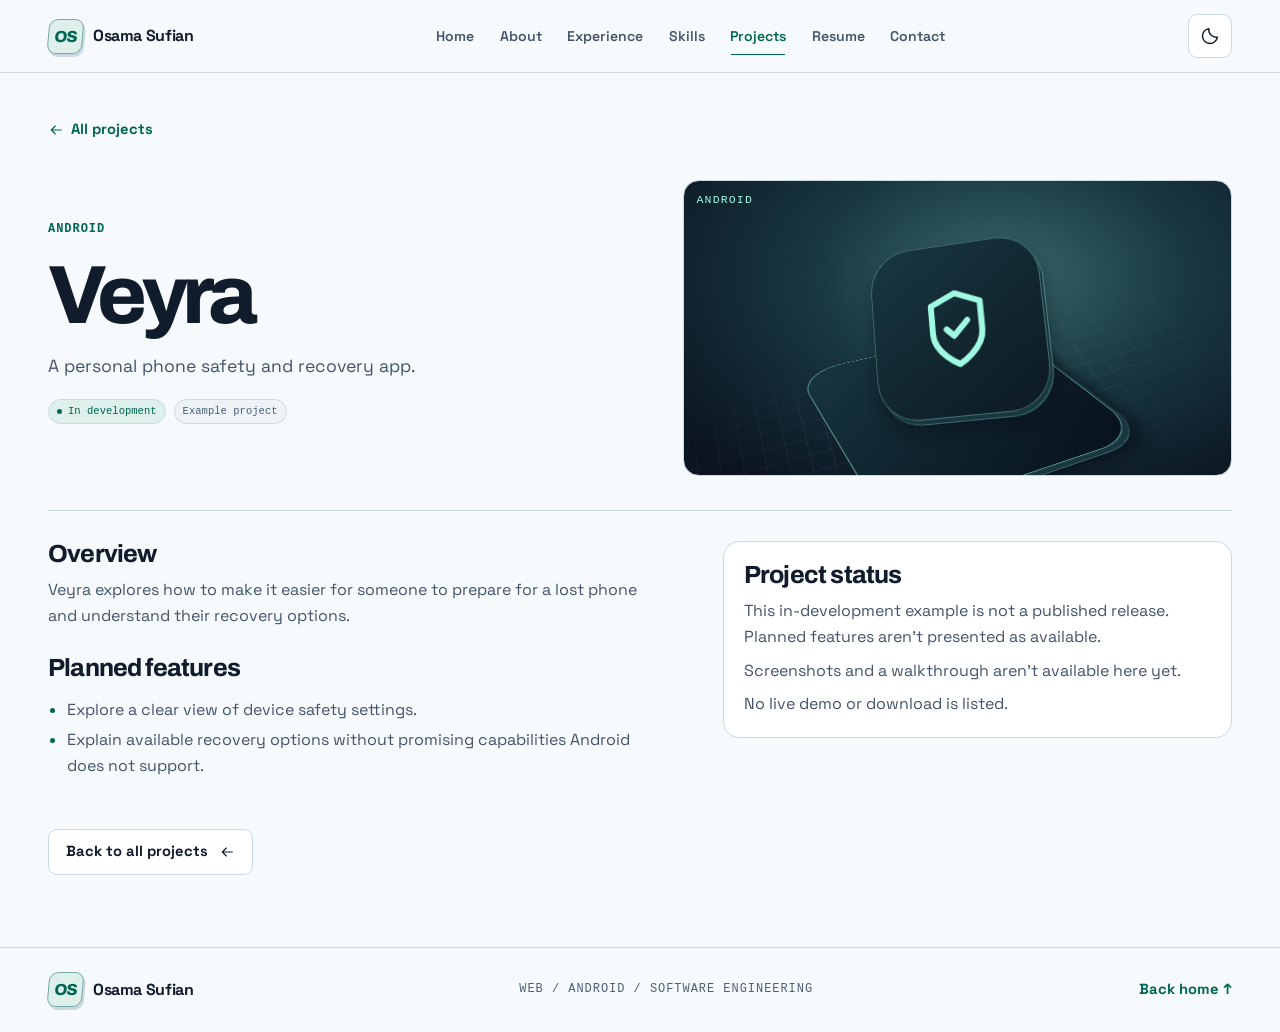
<file: projects/veyra/index.html>
<!doctype html><html lang="en"><head><meta charset="utf-8"><meta name="viewport" content="width=device-width,initial-scale=1"><meta name="color-scheme" content="dark light"><title>Veyra | Osama Sufian</title><meta name="description" content="A personal phone safety and recovery app.">
  <meta property="og:type" content="website"><meta property="og:title" content="Veyra | Osama Sufian"><meta property="og:description" content="A personal phone safety and recovery app."><link rel="canonical" href="https://osiosi44.github.io/projects/veyra/"><meta property="og:url" content="https://osiosi44.github.io/projects/veyra/"><meta property="og:image" content="https://osiosi44.github.io/images/social.png"><meta property="og:image:alt" content="Osama Sufian · Software Developer"><meta name="twitter:card" content="summary_large_image">
  <link rel="icon" type="image/svg+xml" href="/images/mark.svg"><script src="/theme.js"></script><script src="/transitions.js"></script><link rel="stylesheet" href="/styles.css"><script src="/app.js" defer></script></head>
  <body><a class="skip" href="#main">Skip to content</a><header class="site-header"><div class="shell topbar"><a class="brand" href="/"><span class="brand-mark" aria-hidden="true">OS</span><span>Osama Sufian</span></a><nav id="main-nav" aria-label="Main navigation"><a href="/">Home</a><a href="/#about">About</a><a href="/#experience">Experience</a><a href="/#skills">Skills</a><a href="/projects/" aria-current="location">Projects</a><a href="/resume/">Resume</a><a href="/#contact">Contact</a></nav><div class="header-actions"><button class="icon-button theme-button" type="button" data-theme-toggle aria-label="Toggle color theme"><svg aria-hidden="true" width="20" height="20" viewBox="0 0 24 24" fill="none" stroke="currentColor" stroke-width="1.7" stroke-linecap="round" stroke-linejoin="round"><circle cx="12" cy="12" r="4"/><path d="M12 2v2m0 16v2M2 12h2m16 0h2M5 5l1.5 1.5m11 11L19 19m0-14-1.5 1.5m-11 11L5 19"/></svg><svg aria-hidden="true" width="20" height="20" viewBox="0 0 24 24" fill="none" stroke="currentColor" stroke-width="1.7" stroke-linecap="round" stroke-linejoin="round"><path d="M20.9 13.35A9 9 0 0 1 10.65 3.1 9 9 0 1 0 20.9 13.35Z"/></svg></button><button class="icon-button menu-button" type="button" data-menu-toggle aria-controls="main-nav" aria-expanded="false" aria-label="Open menu"><svg aria-hidden="true" width="20" height="20" viewBox="0 0 24 24" fill="none" stroke="currentColor" stroke-width="1.7" stroke-linecap="round" stroke-linejoin="round"><path d="M4 6h16M4 12h16M4 18h16"/></svg><svg aria-hidden="true" width="20" height="20" viewBox="0 0 24 24" fill="none" stroke="currentColor" stroke-width="1.7" stroke-linecap="round" stroke-linejoin="round"><path d="m6 6 12 12M6 18 18 6"/></svg></button></div></div></header>
  <main id="main" tabindex="-1"><article class="shell case"><a class="text-link back" href="/projects/"><svg aria-hidden="true" width="16" height="16" viewBox="0 0 24 24" fill="none" stroke="currentColor" stroke-width="1.7" stroke-linecap="round" stroke-linejoin="round"><path d="M20 12H5m6 6-6-6 6-6"/></svg> All projects</a>
  <header class="detail-hero"><div><p class="eyebrow">Android</p><h1>Veyra</h1><p>A personal phone safety and recovery app.</p><div class="detail-meta"><span class="status"><i></i>In development</span><span class="status neutral">Example project</span></div><div class="button-row"></div></div><div class="project-art art-teal" aria-hidden="true"><span class="art-index">ANDROID</span><span class="chip-seat"></span><span class="project-emblem" data-project-art="veyra"><svg aria-hidden="true" width="58" height="58" viewBox="0 0 24 24" fill="none" stroke="currentColor" stroke-width="1.7" stroke-linecap="round" stroke-linejoin="round"><path d="M12 22s7-3.5 7-9V5l-7-3-7 3v8c0 5.5 7 9 7 9Z"/><path d="m9 12 2 2 4-4"/></svg></span></div></header>
  
  <div class="detail-grid"><div><section class="detail-block"><h2>Overview</h2><p>Veyra explores how to make it easier for someone to prepare for a lost phone and understand their recovery options.</p></section><section class="detail-block"><h2>Planned features</h2><ul class="bullet-list"><li>Explore a clear view of device safety settings.</li><li>Explain available recovery options without promising capabilities Android does not support.</li></ul></section></div>
  <aside aria-label="Project materials"><section class="detail-block project-note"><h2>Project status</h2><p>This in-development example is not a published release. Planned features aren’t presented as available.</p><p>Screenshots and a walkthrough aren’t available here yet.</p><p>No live demo or download is listed.</p></section></aside></div>
  <div class="case-footer"><a class="button secondary" href="/projects/">Back to all projects<svg aria-hidden="true" width="16" height="16" viewBox="0 0 24 24" fill="none" stroke="currentColor" stroke-width="1.7" stroke-linecap="round" stroke-linejoin="round"><path d="M20 12H5m6 6-6-6 6-6"/></svg></a></div></article></main><footer class="site-footer"><div class="shell footer-inner"><a class="brand" href="/"><span class="brand-mark" aria-hidden="true">OS</span><span>Osama Sufian</span></a><span class="mono">WEB / ANDROID / SOFTWARE ENGINEERING</span><a class="text-link" href="/">Back home ↑</a></div></footer></body></html>
</file>
<file: styles.css>
@font-face { font-family: Archivo; src: url('/fonts/archivo-latin.woff2') format('woff2'); font-style: normal; font-weight: 400 800; font-display: swap; }
@font-face { font-family: 'Space Grotesk'; src: url('/fonts/space-grotesk-latin.woff2') format('woff2'); font-style: normal; font-weight: 400 700; font-display: swap; }
:root {
  color-scheme: dark;
  --bg: #0b111c; --surface: #111b2a; --surface-soft: #0d1623; --line: #263748;
  --ink: #f3f7fc; --muted: #a8b8cc; --dim: #a1b1c5; --accent: #72efca;
  --button: #79f3ce; --button-ink: #09231b; --wash: #112b2d; --focus: #83fbd8;
  --shell: 1200px; --header: 72px; --radius: 16px; --ease-reveal: cubic-bezier(.2,.72,.23,1);
  --sans: 'Space Grotesk', 'Segoe UI', system-ui, sans-serif;
  --display: 'Archivo', 'Segoe UI', system-ui, sans-serif;
  --mono: ui-monospace, 'Cascadia Code', Consolas, monospace;
}
:root[data-theme="light"] {
  color-scheme: light;
  --bg: #f7fafc; --surface: #fff; --surface-soft: #edf3f7; --line: #cbd9e3;
  --ink: #101c2c; --muted: #43546a; --dim: #4d6078; --accent: #006652;
  --button: #006652; --button-ink: #fff; --wash: #def0ec; --focus: #007d65;
}
@media (prefers-color-scheme: light) {
  :root:not([data-theme]) {
    color-scheme: light;
    --bg: #f7fafc; --surface: #fff; --surface-soft: #edf3f7; --line: #cbd9e3;
    --ink: #101c2c; --muted: #43546a; --dim: #4d6078; --accent: #006652;
    --button: #006652; --button-ink: #fff; --wash: #def0ec; --focus: #007d65;
  }
}
*, *::before, *::after { box-sizing: border-box; }
html { scroll-padding-top: calc(var(--header) + 22px); }
body { margin: 0; background: var(--bg); color: var(--ink); font: 16px/1.6 var(--sans); }
body:has(dialog[open]) { overflow: hidden; }
[hidden] { display: none !important; }
a { color: inherit; text-decoration: none; }
button, input { font: inherit; }
button, summary { cursor: pointer; }
button { color: inherit; }
img { display: block; max-width: 100%; }
svg { flex-shrink: 0; }
:focus-visible { outline: 2px solid var(--focus); outline-offset: 4px; }
h1, h2, h3, p { margin: 0; }
h1, h2, h3 { font-family: var(--display); line-height: 1.06; }
h1 { font-size: clamp(3.3rem, 7vw, 6.3rem); letter-spacing: -.069em; font-weight: 760; }
h2 { font-size: clamp(2.1rem, 3.65vw, 3.5rem); letter-spacing: -.057em; font-weight: 730; }
h3 { font-size: 1.3rem; letter-spacing: -.024em; }
.shell { width: min(calc(100% - 96px), var(--shell)); margin-inline: auto; }
.mono, .eyebrow { font-family: var(--mono); font-size: .75rem; letter-spacing: .08em; }
.eyebrow { color: var(--accent); text-transform: uppercase; font-weight: 700; margin-bottom: 13px; }
.eyebrow > span { color: var(--dim); margin-right: 6px; }
.sr-only, .skip:not(:focus) { position: absolute; width: 1px; height: 1px; padding: 0; margin: -1px; overflow: hidden; clip-path: inset(50%); white-space: nowrap; border: 0; }
.skip:focus { position: fixed; top: 9px; left: 9px; z-index: 10; padding: 10px 20px; color: var(--button-ink); background: var(--button); border-radius: 8px; }
.site-header { position: sticky; z-index: 5; top: 0; background: var(--bg); border-bottom: 1px solid var(--line); }
.topbar { min-height: var(--header); display: flex; align-items: center; justify-content: space-between; gap: 24px; }
.brand { display: inline-flex; align-items: center; gap: 10px; font-weight: 720; letter-spacing: -.024em; white-space: nowrap; }
.brand small { padding-left: 4px; color: var(--dim); font: .64rem var(--mono); letter-spacing: .06em; }
.brand-mark, .project-logo { display: inline-grid; place-items: center; flex: none; width: 38px; height: 38px; color: var(--accent); background: var(--wash); border: 1px solid var(--line); border-radius: 9px; }
.brand-mark { width: 35px; height: 35px; }
.topbar nav { display: flex; align-items: center; gap: clamp(13px, 2vw, 29px); }
.topbar nav a { display: inline-flex; align-items: center; position: relative; min-height: 44px; color: var(--muted); font-size: .88rem; font-weight: 600; }
.topbar nav a:hover, .topbar nav a[aria-current] { color: var(--accent); }
.topbar nav a[aria-current]::after { content: ''; position: absolute; bottom: 3px; inset-inline: 1px; height: 1px; background: var(--accent); }
.header-actions { display: flex; gap: 8px; }
.icon-button { display: inline-grid; place-items: center; width: 44px; height: 44px; padding: 0; border-radius: 9px; border: 1px solid var(--line); background: var(--surface); }
.icon-button:hover { color: var(--accent); border-color: var(--accent); }
.icon-button:disabled { opacity: .5; cursor: default; }
.theme-button svg:last-child, [data-theme="light"] .theme-button svg:first-child, .menu-button svg:last-child, .menu-button[aria-expanded="true"] svg:first-child { display: none; }
[data-theme="light"] .theme-button svg:last-child, .menu-button[aria-expanded="true"] svg:last-child { display: block; }
@media (prefers-color-scheme: light) {
  :root:not([data-theme]) .theme-button svg:first-child { display: none; }
  :root:not([data-theme]) .theme-button svg:last-child { display: block; }
}
.menu-button { display: none; }
:root:not([data-js]) :is(.theme-button, .project-controls, [data-print], [data-video-load]) { display: none; }
.button-row { display: flex; align-items: center; gap: 11px; flex-wrap: wrap; }
.button-row:empty { display: none; }
.button { display: inline-flex; align-items: center; justify-content: center; gap: 11px; min-height: 46px; padding: 9px 17px; font-size: .92rem; font-weight: 700; border: 1px solid transparent; border-radius: 9px; transition: border-color .18s, background-color .18s, transform .18s; }
.button:hover { transform: translateY(-2px); }
.primary { background: var(--button); color: var(--button-ink); }
.secondary { background: var(--surface); color: var(--ink); border-color: var(--line); }
.secondary:hover { border-color: var(--accent); }
.text-link { display: inline-flex; align-items: center; gap: 7px; min-height: 44px; color: var(--accent); font-weight: 700; font-size: .92rem; }
.text-link:hover { text-decoration: underline; text-underline-offset: 4px; }
.hero { position: relative; isolation: isolate; overflow: clip; padding-block: clamp(44px, 4.2vw, 78px); background: radial-gradient(ellipse at 76% 51%, var(--wash), transparent 59%), var(--bg); }
.hero::before { content: ''; position: absolute; z-index: -1; inset: 0; background-image: radial-gradient(var(--line) .85px, transparent 1px); background-size: 18px 18px; mask-image: linear-gradient(100deg, transparent 24%, #0009 85%); }
.hero-grid { display: grid; grid-template-columns: minmax(0,.88fr) minmax(0,1.12fr); align-items: center; gap: clamp(12px,2vw,35px); }
.hero-copy { position: relative; z-index: 1; padding-block: 12px; }
.hero h1 { font-size: clamp(5.35rem,8.85vw,8.4rem); line-height: .85; letter-spacing: -.079em; font-weight: 770; }
.hero h1 span { display: block; color: var(--accent); }
.hero-kicker { display: flex; align-items: center; gap: 10px; margin-bottom: 26px; color: var(--muted); font-size: .77rem; }
.hero-kicker span { width: 24px; height: 2px; background: var(--accent); margin: 0; }
.hero-role { margin-top: 23px; font-weight: 650; font-size: clamp(1.15rem,1.8vw,1.55rem); letter-spacing: -.035em; }
.hero-intro { margin: 9px 0 23px; color: var(--muted); max-width: 43ch; font-size: 1.02rem; }
.availability { color: var(--accent); margin: -8px 0 14px; }
.identity-scene { position: relative; isolation: isolate; aspect-ratio: 518/382; align-self: center; }
.identity-view, .identity-view img, .identity-view canvas { position: absolute; inset: 0; width: 100%; height: 100%; }
.identity-view canvas, [data-scene-ready] .identity-view img { visibility: hidden; }
[data-scene-ready] canvas { visibility: visible; }
.scene-floor { position: absolute; inset: 40% -4% -10%; transform: perspective(560px) rotateX(56deg) rotateZ(-25deg); background: repeating-linear-gradient(0deg, var(--line) 0 1px, transparent 1px 22px), repeating-linear-gradient(90deg, var(--line) 0 1px, transparent 1px 22px); mask-image: radial-gradient(ellipse, #000, transparent 69%); }
.scene-shadow { position: absolute; inset: 57% 15% 4%; background: radial-gradient(ellipse, #062e2b85, transparent 67%); filter: blur(6px); transform: rotate(-8deg); }
.motion-toggle { position: absolute; bottom: -4px; right: 0; display: inline-flex; align-items: center; gap: 8px; min-height: 44px; padding: 0 10px; background: transparent; border: 0; border-radius: 6px; font: .76rem var(--mono); color: var(--muted); }
.motion-toggle::before { content: ''; width: 8px; height: 9px; border-inline: 2px solid currentColor; }
.motion-toggle[data-paused]::before { width: 0; height: 0; border: 5px solid transparent; border-right: 0; border-left: 8px solid currentColor; }
.motion-toggle:hover { color: var(--accent); }
.brand-mark { font: 800 1rem var(--display); letter-spacing: -.09em; transform: skew(-5deg); border-color: color-mix(in srgb,var(--accent) 42%,var(--line)); box-shadow: 2px 3px 0 var(--line); }
.band { padding-block: clamp(54px, 6.2vw, 92px); border-top: 1px solid var(--line); }
.projects-band, .muted-band { background: var(--surface-soft); }
.projects-band { padding-top: clamp(45px, 5vw, 67px); }
.section-head { display: flex; justify-content: space-between; align-items: end; gap: 20px; margin-bottom: 25px; }
.section-head p:not(.eyebrow), .inner-hero p:not(.eyebrow), .contact-panel p:not(.eyebrow) { margin-top: 12px; color: var(--muted); }
.all-link { flex-shrink: 0; }
.project-controls { display: flex; gap: 16px; justify-content: space-between; align-items: center; flex-wrap: wrap; margin-bottom: 23px; }
.filters { display: flex; gap: 7px; max-width: 100%; flex-wrap: wrap; }
.filters button { min-height: 44px; padding: 7px 13px; white-space: nowrap; background: var(--surface); border: 1px solid var(--line); border-radius: 8px; color: var(--muted); font-size: .87rem; font-weight: 650; }
.filters button:hover { color: var(--accent); border-color: var(--accent); }
.filters button[aria-pressed="true"] { color: var(--accent); background: var(--wash); border-color: var(--accent); }
.search { display: flex; align-items: center; gap: 10px; min-height: 44px; padding-inline: 12px; border: 1px solid var(--line); border-radius: 8px; color: var(--muted); background: var(--surface); }
.search input { width: min(215px, 100%); padding: 7px 0; color: var(--ink); background: transparent; border: 0; }
.search input::placeholder { color: var(--muted); }
.search:focus-within { outline: 2px solid var(--focus); outline-offset: 2px; }
.search input:focus-visible { outline: none; }
.project-grid { display: grid; grid-template-columns: repeat(3, minmax(0, 1fr)); gap: clamp(14px, 1.75vw, 25px); }
.project-card { position: relative; border: 1px solid var(--line); background: var(--surface); border-radius: var(--radius); display: flex; flex-direction: column; transition: transform .22s ease-out, border-color .18s, box-shadow .22s; }
.project-card .project-art { border-radius: calc(var(--radius) - 1px) calc(var(--radius) - 1px) 0 0; }
.project-card:focus-within, .project-card:hover { border-color: var(--accent); }
.card-link { display: flex; flex-direction: column; flex: 1; border-radius: var(--radius); }
.card-link h3 { display: flex; align-items: center; justify-content: space-between; gap: 10px; }
.card-link h3 svg { color: var(--accent); transition: transform .18s; }
.project-card:hover .card-link h3 svg { transform: translate(2px, -2px); }
@media (hover: hover) and (pointer: fine) and (prefers-reduced-motion: no-preference) {
  .project-card:hover { transform: perspective(850px) translateY(-5px) rotateX(var(--tilt-x, 0deg)) rotateY(var(--tilt-y, 0deg)); box-shadow: 0 15px 34px #081b2938; }
  .project-card .project-art::after { content: ''; position: absolute; inset: 0; opacity: 0; pointer-events: none; background: radial-gradient(circle at var(--shine-x, 50%) var(--shine-y, 50%), #b3ffe840, transparent 58%); transition: opacity .2s; }
  .project-card:hover .project-art::after { opacity: 1; }
}
.project-art { --art-dark: #183740; --art-bright: #9ff9e3; position: relative; display: grid; place-items: center; aspect-ratio: 360 / 194; overflow: hidden; color: var(--art-bright); isolation: isolate; background: radial-gradient(ellipse at 50% 40%, var(--art-dark), #09141f 75%); }
.project-art::before { content: ''; position: absolute; inset: 0; background: linear-gradient(#ffffff16 1px, transparent 1px) 50% 50% / 20px 20px, linear-gradient(90deg, #ffffff16 1px, transparent 1px) 50% 50% / 20px 20px; mask-image: radial-gradient(ellipse at center, #000, transparent 74%); }
.project-emblem { position: relative; display: grid; place-items: center; height: 69%; max-height: 175px; aspect-ratio: 1; border-radius: 24%; border: 1px solid color-mix(in srgb, var(--art-bright) 32%, transparent); background: linear-gradient(145deg, var(--art-dark), #0d1a23); box-shadow: 0 18px 35px #02081390, inset 0 0 0 4px #ffffff0a; }
.project-emblem img { width: 89%; height: 89%; object-fit: contain; border-radius: 21%; }
.project-emblem svg { width: 50%; height: 50%; }
.art-gold { --art-dark: #4a402a; --art-bright: #f8e2ac; }
.art-violet { --art-dark: #272f55; --art-bright: #c6c8ff; }
.art-green { --art-dark: #243b27; --art-bright: #beed9f; }
.art-amber { --art-dark: #3b2b23; --art-bright: #ffd0a0; }
.art-blue { --art-dark: #24334c; --art-bright: #c1d7ff; }
.art-index { position: absolute; font: .72rem var(--mono); letter-spacing: .1em; z-index: 1; }
.art-index { top: 12px; left: 13px; }
.card-body { padding: 16px 19px 20px; flex: 1; display: flex; flex-direction: column; }
.card-meta { margin-bottom: 10px; }
.status { display: inline-flex; align-items: center; gap: 6px; padding: 4px 8px; font: .66rem/1.5 var(--mono); color: var(--accent); border: 1px solid var(--line); background: var(--wash); border-radius: 99px; }
.status i { width: 5px; height: 5px; background: currentColor; border-radius: 100%; }
.status.neutral { color: var(--dim); background: var(--surface-soft); }
.project-card h3 { font-size: 1.48rem; }
.project-subtitle { font-size: .72em; color: var(--muted); white-space: nowrap; font-weight: 500; }
.card-body > p { color: var(--muted); font-size: .94rem; margin: 7px 0 13px; }
.tag-list { display: flex; flex-wrap: wrap; gap: 6px; list-style: none; padding: 0; margin: 0; }
.tag-list li { font: .7rem/1.35 var(--mono); padding: 5px 7px; border-radius: 5px; background: var(--surface-soft); border: 1px solid var(--line); color: var(--muted); }
.empty { padding: 24px; color: var(--muted); border: 1px dashed var(--line); border-radius: var(--radius); }
.split { display: grid; grid-template-columns: minmax(0, 1fr) minmax(0, 1.15fr); gap: clamp(25px, 5vw, 75px); }
.prose, .timeline-entry > p:not(.period), .bullet-list, .detail-block > p { color: var(--muted); }
.prose p + p { margin-top: 16px; }
.prose .button-row { margin-top: 15px; }
.experience-grid, .detail-grid { display: grid; grid-template-columns: minmax(0, 1.2fr) minmax(0, 1fr); gap: clamp(22px, 5vw, 64px); }
.timeline-entry { border-left: 1px solid var(--line); padding: 2px 0 5px 19px; margin-top: 24px; position: relative; }
.timeline-entry::before { content: ''; position: absolute; top: 7px; left: -5px; width: 9px; height: 9px; border-radius: 50%; background: var(--accent); box-shadow: 0 0 0 4px var(--surface-soft); }
.period { color: var(--accent); margin-bottom: 9px; }
.timeline-entry .employer { margin-top: 5px; font-weight: 700; }
.timeline-entry .tag-list { margin-top: 12px; }
.bullet-list { padding-left: 19px; }
.bullet-list li + li { margin-top: 5px; }
.bullet-list li::marker { color: var(--accent); }
.skills-grid { margin-top: 25px; display: grid; grid-template-columns: repeat(4, minmax(0, 1fr)); gap: 14px; }
.skill-card { padding: 17px; border: 1px solid var(--line); border-radius: 12px; background: var(--surface); }
.skill-card h3 { margin: 12px 0; font-size: 1.13rem; }
#skills .skill-card { position: relative; overflow: hidden; background: radial-gradient(ellipse at 0 0, var(--wash), var(--surface) 68%); }
#skills .skill-card::before { content: ''; position: absolute; inset: 0 0 auto; height: 2px; background: linear-gradient(90deg, transparent, var(--accent), transparent); opacity: .53; }
.contact-panel { display: flex; align-items: center; justify-content: space-between; gap: 22px; border: 1px solid var(--line); border-radius: var(--radius); padding: clamp(23px, 4.6vw, 55px); background: linear-gradient(126deg, var(--wash), var(--surface)); }
.site-footer { border-top: 1px solid var(--line); }
.footer-inner { display: flex; align-items: center; justify-content: space-between; gap: 15px; flex-wrap: wrap; padding-block: 20px; }
.footer-inner .mono { color: var(--dim); }
.inner-hero { padding-block: 64px 30px; }
.inner-hero h1, .case h1, .resume-head h1 { font-size: clamp(3.05rem, 6.45vw, 5.25rem); }
.listing { padding-bottom: 78px; }
.case, .resume-page { padding-block: 35px 72px; }
.detail-hero { display: grid; grid-template-columns: minmax(0, 1.05fr) minmax(0, 1fr); gap: clamp(20px, 4.5vw, 61px); align-items: center; padding: 28px 0 34px; border-bottom: 1px solid var(--line); }
.detail-hero .project-art { border-radius: var(--radius); border: 1px solid var(--line); }
.detail-hero p:not(.eyebrow) { margin-top: 13px; color: var(--muted); font-size: 1.1rem; }
.detail-hero p.install-note { font-size: .88rem; max-width: 50ch; }
.detail-meta { display: flex; flex-wrap: wrap; gap: 8px; margin-block: 18px 12px; }
.detail-hero .button-row:not(:empty) { margin-top: 15px; }
.detail-grid { margin-top: 30px; align-items: start; }
.detail-block + .detail-block { margin-top: 26px; }
.detail-block h2 { font-size: 1.55rem; letter-spacing: -.033em; margin-bottom: 10px; }
.detail-block > p + p { margin-top: 8px; }
.project-note { padding: 20px; background: var(--surface); border: 1px solid var(--line); border-radius: var(--radius); }
.case-footer { margin-top: 34px; }
.resume-paper { max-width: 950px; margin: 0 auto; padding: clamp(18px, 4vw, 49px); border: 1px solid var(--line); border-radius: var(--radius); background: var(--surface); }
.resume-head { display: flex; align-items: end; justify-content: space-between; flex-wrap: wrap; gap: 15px; padding-bottom: 25px; margin-bottom: 27px; border-bottom: 1px solid var(--line); }
.resume-head p:not(.eyebrow) { color: var(--muted); margin-top: 10px; }
.empty-page { min-height: 55vh; }
.empty-page .button { margin-top: 15px; }
.gallery { display: grid; grid-template-columns: repeat(auto-fit, minmax(min(100%, 136px), 1fr)); gap: 12px; }
.gallery figure { margin: 0; }
.gallery-link { display: grid; place-items: center; overflow: hidden; min-height: 80px; aspect-ratio: 4 / 3; background: var(--surface); border: 1px solid var(--line); border-radius: 8px; }
.gallery-link img { width: 100%; height: 100%; object-fit: contain; }
.gallery-phone .gallery-link { aspect-ratio: 9 / 15; border-width: 5px; border-radius: 16px; }
.gallery figcaption { color: var(--muted); font-size: .85rem; margin-top: 6px; }
.guided-preview { margin-top: 32px; padding: clamp(16px, 3vw, 34px); border: 1px solid var(--line); border-radius: var(--radius); background: linear-gradient(135deg, var(--wash), var(--surface-soft) 55%); }
.preview-heading { margin-bottom: 22px; }
.preview-heading h2 { font-size: clamp(1.8rem, 3vw, 2.45rem); }
.preview-heading > p:not(.eyebrow) { max-width: 65ch; color: var(--muted); }
.guided-preview .walkthrough-video { width: min(100%, 800px); margin: 0 auto 26px; }
.guided-preview .walkthrough-video > h3 { margin: 0 0 12px; }
.gallery-help { margin-bottom: 12px; color: var(--muted); font-size: .92rem; }
.guided-preview .gallery { grid-template-columns: repeat(2, minmax(0, 1fr)); gap: clamp(14px, 2vw, 24px); }
.guided-preview figure { display: grid; grid-template-columns: minmax(0, .91fr) minmax(0, 1.09fr); align-items: center; gap: clamp(12px, 2vw, 24px); padding: clamp(12px, 1.5vw, 18px); background: var(--surface); border: 1px solid var(--line); border-radius: 12px; }
.guided-preview .gallery-link { aspect-ratio: 9 / 19; border-width: 2px; transition: border-color .18s, box-shadow .18s; }
.guided-preview .gallery-link:hover { border-color: var(--accent); box-shadow: 0 10px 24px #071b2b3d; }
.guided-preview figcaption { margin: 0; font-size: .94rem; }
.guided-preview h3 { margin: 6px 0 9px; color: var(--ink); }
.preview-step { color: var(--accent); text-transform: uppercase; }
@media (max-width: 980px) {
  .guided-preview figure { grid-template-columns: 1fr; align-content: start; }
  .guided-preview .gallery-link { width: min(100%, 220px); justify-self: center; }
}
@media (max-width: 540px) {
  .guided-preview .gallery { grid-template-columns: 1fr; }
}
dialog { text-align: center; max-width: min(90vw, 1000px); max-height: 93dvh; width: max-content; padding: 12px; border: 1px solid var(--line); background: var(--surface); color: var(--ink); border-radius: var(--radius); }
dialog::backdrop { background: #031019df; }
dialog img { margin: 10px auto; width: auto; max-width: 100%; max-height: 58dvh; object-fit: contain; }
.lightbox-toolbar, .lightbox-controls { display: flex; align-items: center; gap: 16px; }
.lightbox-toolbar { justify-content: space-between; }
.lightbox-controls { justify-content: center; margin-top: 10px; }
.video { display: grid; place-items: center; margin: 10px 0; min-height: 138px; aspect-ratio: 16 / 9; border: 1px solid var(--line); background: var(--surface); border-radius: 10px; overflow: hidden; }
.video iframe, .video video { width: 100%; height: 100%; border: 0; }
details summary { padding-block: 9px; color: var(--accent); }
.project-art { perspective: 680px; background: radial-gradient(ellipse at 58% 32%, color-mix(in srgb,var(--art-dark) 75%,var(--art-bright)), var(--art-dark) 43%, #0b1521 90%); }
.project-art::before { inset: 28% -15% -25%; mask-image: radial-gradient(ellipse, #000, transparent 69%); transform: rotateX(48deg) rotateZ(-20deg); }
.chip-seat { position: absolute; width: 47%; aspect-ratio: 1; border-radius: 19%; transform: translate(0,29%) rotateX(64deg) rotateZ(-27deg); border: 1px solid color-mix(in srgb,var(--art-bright) 55%,transparent); background: linear-gradient(140deg,var(--art-dark),#08131e 94%); box-shadow: 3px 6px 0 var(--art-dark), 3px 7px 0 color-mix(in srgb,var(--art-bright) 36%,transparent), 8px 17px 19px #040b15a0; }
.project-art > .project-emblem { height: 62%; transform: rotateY(-12deg) rotateX(8deg) rotateZ(-7deg); box-shadow: 2px 4px 0 var(--art-dark), 3px 5px 0 color-mix(in srgb,var(--art-bright) 35%,transparent), 2px 12px 20px #02081370; }
.project-card { overflow-wrap: anywhere; }
.card-body { padding: 19px 21px 23px; }
.card-meta .status { font-size: .75rem; }
.art-index { font-size: .72rem; color: var(--art-bright); }
.filters { gap: 5px; }
.filters button { border-radius: 100px; padding-inline: 16px; }
.preview-picker { display: inline-flex; align-items: center; min-height: 44px; border: 1px solid var(--line); border-radius: 30px; background: var(--surface); color: var(--ink); padding-inline: 13px 8px; gap: 6px; }
.preview-picker select { font: 600 .88rem var(--sans); color: inherit; background: transparent; cursor: pointer; min-height: 42px; border: 0; padding-inline: 3px 6px; }
.preview-picker option { background: var(--surface); }
.preview-picker:focus-within { outline: 2px solid var(--focus); outline-offset: 2px; }
.preview-picker select:focus-visible { outline: none; }
.screen-studio { border: 1px solid var(--line); border-radius: var(--radius); overflow: clip; background: var(--surface); min-width: 0; }
.device-stage { position: relative; isolation: isolate; display: grid; grid-template-rows: minmax(0,1fr); place-items: center; padding: 25px 22px; height: clamp(275px,27vw,350px); perspective: 820px; overflow: hidden; background: radial-gradient(ellipse at 43% 34%,color-mix(in srgb,var(--art-bright) 28%,var(--art-dark)),var(--art-dark) 56%,#121c27); }
.device-stage::before { content: ''; position: absolute; inset: -20%; z-index: -1; background: repeating-linear-gradient(0deg,#ffffff19 0 1px, transparent 1px 26px), repeating-linear-gradient(90deg,#ffffff19 0 1px, transparent 1px 26px); transform: rotateX(56deg) rotateZ(-23deg) translateY(31%); mask-image: radial-gradient(ellipse,#000,transparent 66%); }
.device-shadow { position: absolute; inset: 68% 16% 5%; background: radial-gradient(ellipse,#07131ecc,transparent 64%); transform: skew(-16deg); filter: blur(4px); }
.device-frame { position: relative; background: #101618; border: 1px solid #acb7bb; box-shadow: 3px 3px 0 #46555c, 5px 5px 0 #101b23, 11px 14px 20px #07101a55; }
.phone-stage .device-frame { height: 100%; max-width: 75%; aspect-ratio: 9/19.5; padding: 4px; border-radius: 19px; transform: rotateY(-11deg) rotateX(4deg) rotateZ(-5deg); }
.phone-stage img { width: 100%; height: 100%; object-fit: contain; border-radius: 14px; }
.browser-stage .device-frame { width: min(88%,520px); border-radius: 7px; padding: 0 3px 3px; transform: rotateY(-10deg) rotateX(5deg) rotateZ(-3deg); }
.browser-stage img { width: 100%; aspect-ratio: 16/9; object-fit: contain; border-radius: 2px; }
.browser-bar { display: flex; gap: 3px; align-items: center; height: 11px; padding-left: 4px; }
.browser-bar i { width: 3px; height: 3px; border-radius: 50%; background: #9eafae; }
.studio-mark { position: absolute; bottom: 16px; left: 18px; }
.studio-mark .project-emblem { width: 47px; height: 47px; }
.screen-caption { padding: 5px 15px; display: flex; gap: 8px; justify-content: space-between; align-items: center; min-height: 50px; color: var(--muted); font-size: .89rem; }
.screen-next { flex: none; display: inline-flex; align-items: center; gap: 8px; min-height: 44px; border: 0; background: transparent; color: var(--accent); font: 650 .85rem var(--sans); }
:root:not([data-js]) .screen-next { display: none; }
.work-preview { position: relative; display: grid; grid-template-columns: .9fr 1.1fr; align-items: center; gap: clamp(20px,5vw,70px); padding: 28px clamp(22px,4vw,48px); background: linear-gradient(125deg,var(--wash),var(--surface)); border: 1px solid var(--line); border-radius: var(--radius); margin-bottom: 22px; }
.work-preview h3 { font-size: clamp(2rem,4vw,3.6rem); }
.work-preview p { margin-block: 14px 8px; color: var(--muted); }
.work-preview .screen-studio { margin-right: 22px; }
.preview-close { position: absolute; top: 5px; right: 5px; background: var(--surface); }
.work-preview .device-stage { height: 260px; }
.contact-panel { isolation: isolate; position: relative; overflow: clip; justify-content: start; }
.contact-object { position: relative; flex: 0 0 clamp(75px,13vw,156px); aspect-ratio: 1.15; order: 2; margin-left: auto; }
.contact-object span, .contact-object i { position: absolute; inset: 20% 6%; border: 1px solid color-mix(in srgb,var(--accent) 70%,var(--surface)); border-radius: 9%; transform: perspective(420px) rotateX(25deg) rotateY(-26deg) rotateZ(-12deg); }
.contact-object span { background: var(--wash); box-shadow: 6px 7px 0 var(--line), 13px 17px 22px #061d232b; }
.contact-object i { transform: translateY(-11%) perspective(420px) rotateX(25deg) rotateY(-26deg) rotateZ(-12deg); background: linear-gradient(34deg,transparent 49.5%,var(--accent) 50% 51%,transparent 51.5%) 0 0 / 50% 70% no-repeat,linear-gradient(-34deg,transparent 49.5%,var(--accent) 50% 51%,transparent 51.5%) 100% 0 / 50% 70% no-repeat,linear-gradient(145deg,var(--surface),var(--wash)); }
#about .prose { padding-inline-start: clamp(18px,3vw,42px); border-inline-start: 2px solid var(--accent); }
.inner-hero:not(.empty-page) { border-bottom: 1px solid var(--line); margin-bottom: 26px; padding-bottom: 32px; }
@media (prefers-reduced-motion: no-preference) {
  html[data-anchor-scroll] { scroll-behavior: smooth; }
  .hero-copy > * { animation: hero-entry .65s var(--ease-reveal) backwards; }
  .hero-copy h1 { animation-delay: 60ms; }
  .hero-copy .hero-role, .hero-copy .hero-intro { animation-delay: 115ms; }
  .hero-copy .button-row, .identity-view { animation: hero-entry .8s 145ms var(--ease-reveal) backwards; }
  @keyframes hero-entry { from { opacity: .1; transform: translateY(13px); } }
  .work-preview { animation: section-enter .34s var(--ease-reveal); }
  @supports (animation-timeline: view()) {
    #about h2, #resume h2, .timeline-entry::before, #skills .skill-card .project-logo, .contact-object, .device-shadow {
      animation: scroll-depth linear both; animation-timeline: view(); animation-range: entry 0% exit 100%;
    }
    @keyframes scroll-depth { from { translate: 0 8px; } to { translate: 0 -8px; } }
    .project-card { view-timeline-name: --card-view; }
    .project-art > .chip-seat, .project-card .project-emblem {
      animation: exhibit-depth linear both; animation-timeline: --card-view; animation-range: entry 0% cover 68%;
    }
    .project-art > .chip-seat { --exhibit-rise: -6px; }
    @keyframes exhibit-depth { from { translate: 0 var(--exhibit-rise,12px); } to { translate: 0 0; } }
  }
  .section-arrival > :not(.skills-grid) { animation: section-enter .58s var(--ease-reveal) both; }
  .section-arrival > :not(.skills-grid):nth-child(2) { animation-delay: 80ms; }
  .section-arrival > :not(.skills-grid):nth-child(3) { animation-delay: 115ms; }
  .band:has(.section-arrival) { background-image: linear-gradient(90deg, transparent, var(--accent), transparent); background-repeat: no-repeat; animation: section-trace .85s var(--ease-reveal) both; }
  .band:has(.section-arrival).projects-band, .band:has(.section-arrival).muted-band { background-color: var(--surface-soft); }
  @keyframes section-enter {
    from { transform: translateY(22px); opacity: .8; }
    to { transform: translateY(0); opacity: 1; }
  }
  @keyframes section-trace {
    from { background-size: 0 1px; background-position: 50% 0; }
    52% { background-size: 82% 1px; background-position: 50% 0; }
    to { background-size: 100% 0; background-position: 50% 0; }
  }
  #skills .skill-card { transition: transform .26s ease, border-color .26s ease, box-shadow .26s ease; }
  #skills .skill-card:nth-child(2) { --skill-delay: 75ms; }
  #skills .skill-card:nth-child(3) { --skill-delay: 150ms; }
  #skills .skill-card:nth-child(4) { --skill-delay: 225ms; }
  #skills .skills-arrival .skill-card { animation: skill-in .65s cubic-bezier(.2,.65,.24,1) var(--skill-delay, 0ms) both; }
  #skills .skills-arrival .skill-card::before { animation: skill-glint .8s ease-out var(--skill-delay, 0ms) both; }
  #skills .skill-card .project-logo { transition: transform .28s ease; }
  @keyframes skill-in {
    from { transform: perspective(650px) translateY(20px) rotateX(-13deg); }
    to { transform: none; }
  }
  @keyframes skill-glint {
    from { transform: translateX(-88%); opacity: 0; }
    60% { opacity: .85; }
    to { transform: none; opacity: .53; }
  }
}
@view-transition { navigation: auto; }
@media (prefers-reduced-motion: no-preference) {
  .site-header { view-transition-name: portfolio-header; }
  ::view-transition { pointer-events: none; }
  ::view-transition-old(root) { animation: page-exit .24s ease-in both; }
  ::view-transition-new(root) { animation: page-enter .48s var(--ease-reveal) both; }
  ::view-transition-group(portfolio-header) { animation-duration: .22s; }
  ::view-transition-group(project-artwork) { animation-duration: .48s; animation-timing-function: var(--ease-reveal); }
  :root:active-view-transition-type(returning) { --route-shift: -18px; }
  @keyframes page-exit {
    to { transform: translateY(calc(var(--route-shift, 18px) * -.58)); opacity: 0; }
  }
  @keyframes page-enter {
    from { transform: translateY(var(--route-shift, 18px)); opacity: 0; }
    to { transform: none; opacity: 1; }
  }
  @supports not selector(:active-view-transition) {
    main > :first-child { animation: section-enter .42s var(--ease-reveal); }
  }
}
@media (prefers-reduced-motion: no-preference) and (hover: hover) {
  #skills .skills-arrival .skill-card { animation-fill-mode: backwards; }
  #skills .skill-card:hover { transform: perspective(650px) translateY(-5px) rotateX(4deg); border-color: var(--accent); box-shadow: 0 12px 26px #0019153b; }
  #skills .skill-card:hover .project-logo { transform: translateY(-2px) rotate(-7deg) scale(1.08); }
}
@media (max-width: 1030px) {
  .shell { width: calc(100% - 64px); }
  .brand small { display: none; }
  .skills-grid { grid-template-columns: repeat(2, minmax(0, 1fr)); }
}
@media (max-width: 760px) {
  :root { --header: 62px; }
  .shell { width: calc(100% - 40px); }
  .topbar { gap: 12px; }
  [data-js] .menu-button { display: inline-grid; }
  [data-js] .topbar nav { display: none; position: absolute; top: 100%; left: 0; right: 0; padding: 10px 20px 15px; background: var(--bg); border-bottom: 1px solid var(--line); }
  [data-js] .topbar nav[data-open] { display: grid; gap: 0; max-height: calc(100dvh - var(--header)); overflow: auto; }
  :root:not([data-js]) .topbar { flex-wrap: wrap; padding-block: 10px; }
  :root:not([data-js]) .topbar nav { flex-wrap: wrap; }
  .topbar nav a { padding-inline: 9px; }
  .topbar nav a[aria-current]::after { inset-inline: 9px; }
  .hero-grid, .split, .experience-grid, .detail-hero, .detail-grid { grid-template-columns: 1fr; }
  .hero-grid { gap: 5px; }
  .hero { padding-block: 34px 22px; }
  .hero h1 { font-size: clamp(4.15rem,11.5vw,6rem); }
  .hero h1 span { display: inline; }
  .hero-kicker { margin-bottom: 18px; }
  .identity-scene { justify-self: center; width: min(100%,480px); }
  .work-preview { grid-template-columns: 1fr; gap: 10px; padding: 20px; }
  .work-preview h3 { padding-right: 34px; }
  .work-preview .screen-studio { margin: 0; }
  .contact-object { position: absolute; right: 12px; bottom: 14px; width: 80px; }
  .contact-panel > .button-row { max-width: calc(100% - 80px); }
  .project-grid { grid-template-columns: repeat(2, minmax(0, 1fr)); }
  .contact-panel { align-items: start; flex-direction: column; }
}
@media (max-width: 510px) {
  .shell { width: calc(100% - 32px); }
  .project-grid, .skills-grid { grid-template-columns: 1fr; }
  .section-head { flex-direction: column; align-items: start; gap: 2px; margin-bottom: 13px; }
  .brand { gap: 7px; }
  .hero h1 span { display: block; }
  .hero-role { margin-top: 17px; }
  .hero-copy { padding-block: 0; }
  .hero-intro { margin-bottom: 17px; }
  .identity-scene { width: min(100%,380px); }
  .project-controls { gap: 8px; }
  .filters button { padding-inline: 11px; }
  .search, .search input { width: 100%; }
  .detail-hero h1 { font-size: clamp(2.1rem, 10vw, 3.5rem); }
}
@media (prefers-reduced-motion: reduce) {
  *, *::before, *::after { scroll-behavior: auto !important; animation-duration: .01ms !important; transition-duration: .01ms !important; }
}
@media print {
  @page { margin: 13mm; }
  :root[data-theme], :root:not([data-theme]) { --bg: white; --surface: white; --surface-soft: white; --line: #b4b4b4; --ink: black; --muted: #222; --accent: #075a4a; }
  body { font-size: 11pt; }
  .site-header, .site-footer, .skip, .print-actions { display: none !important; }
  .resume-page, .resume-paper { width: 100%; padding: 0; border: 0; }
  .resume-head h1 { font-size: 35pt; }
  .detail-block + .detail-block { margin-top: 14px; }
  .resume-paper .skill-card .project-logo { display: none; }
  .resume-paper .skills-grid { grid-template-columns: repeat(2, 1fr); gap: 6px; margin-top: 9px; }
  .resume-paper .skill-card { padding: 6px; }
  .resume-paper .timeline-entry { margin-top: 11px; }
  .resume-paper .detail-block { break-inside: avoid; }
}
</file>
